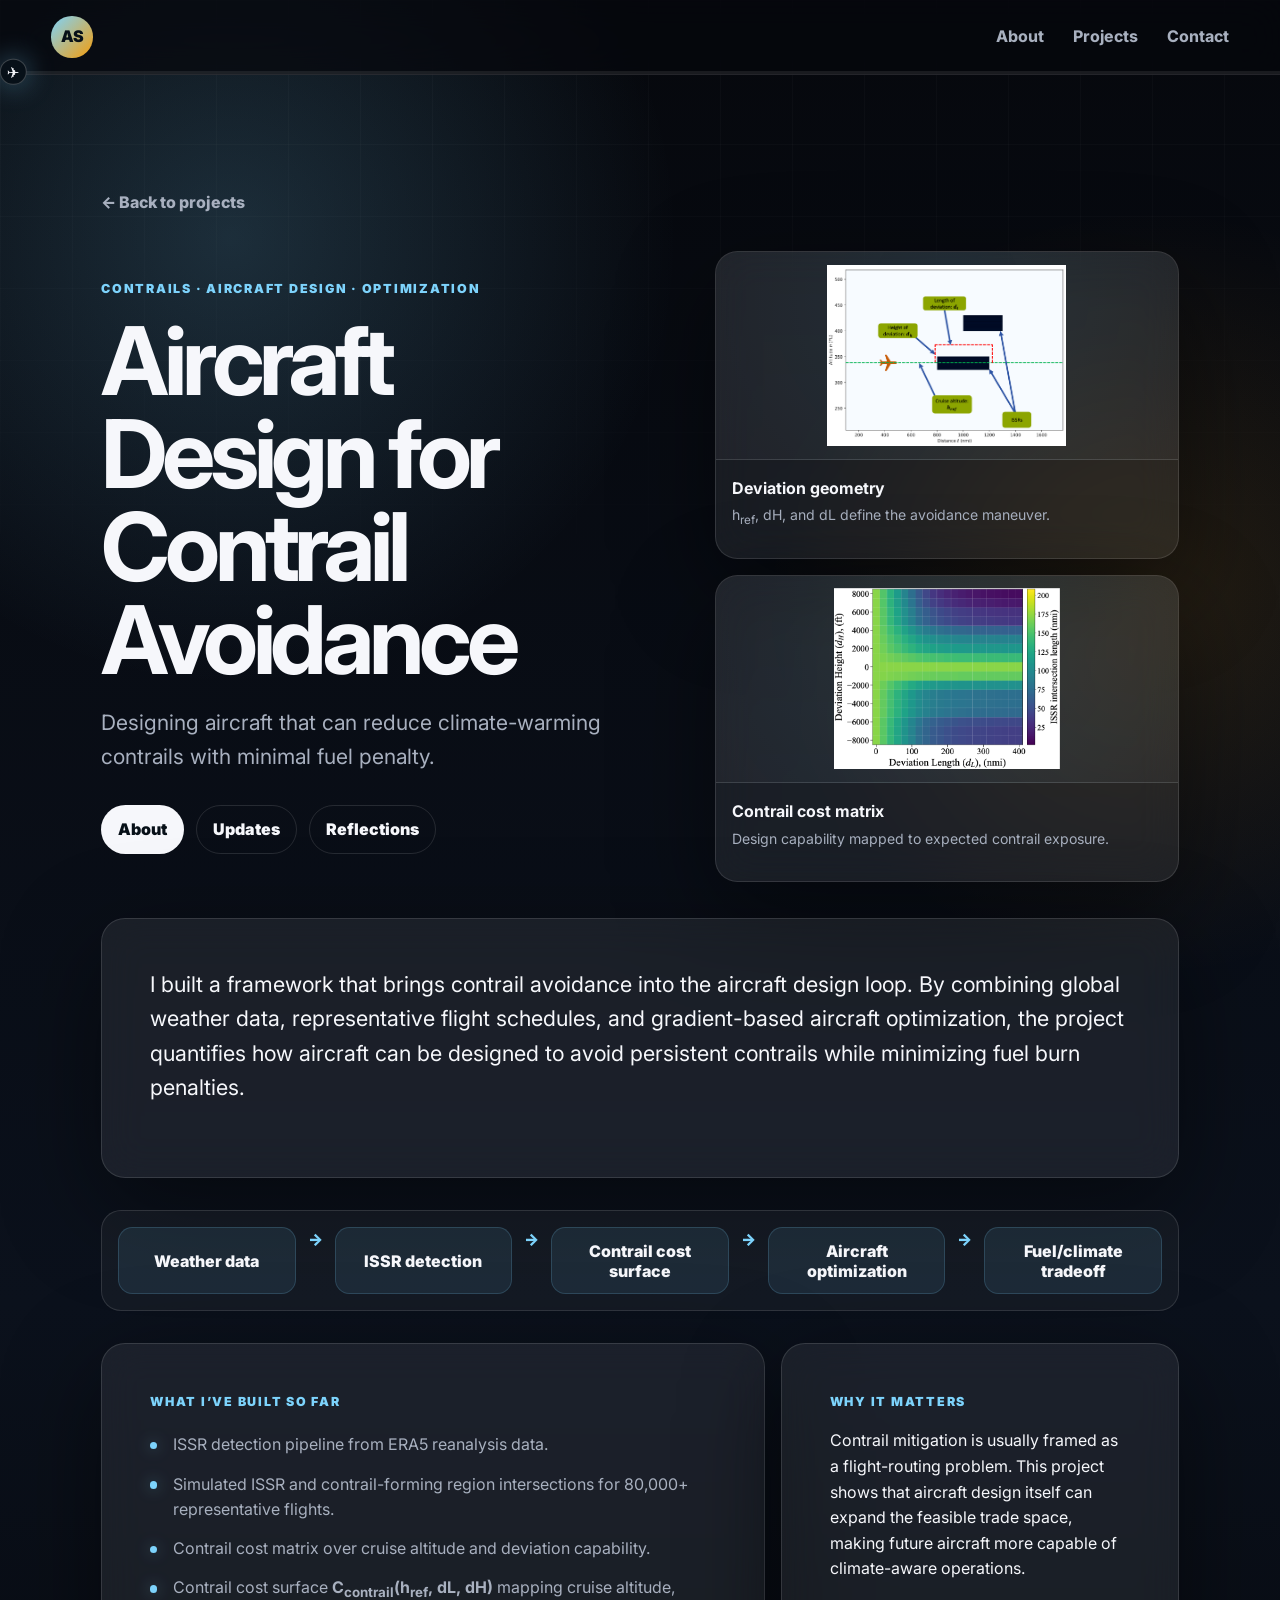
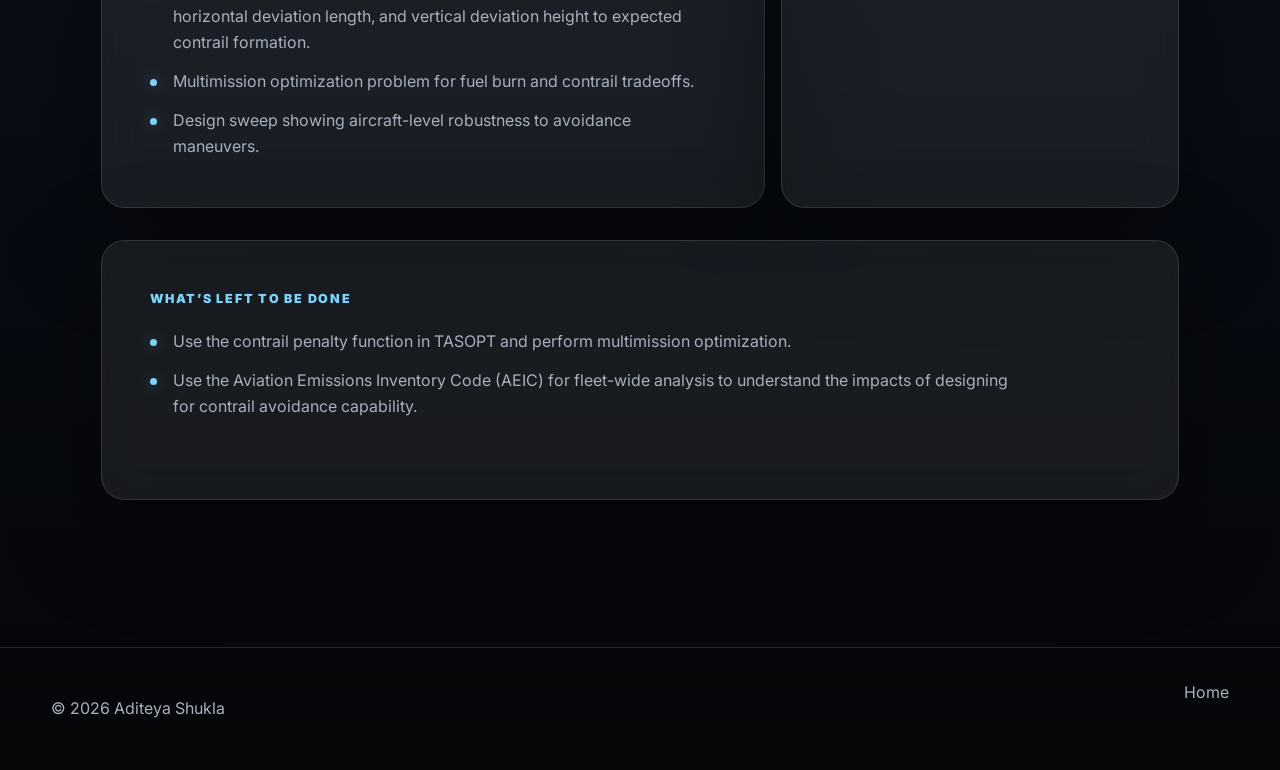
<file: projects/designing-aircraft-for-contrail-impacts/about.html>
<!doctype html>
<html lang="en">
<head>
  <meta charset="utf-8" />
  <meta name="viewport" content="width=device-width, initial-scale=1" />
  <meta name="description" content="Aircraft Design for Contrail Avoidance — project by Aditeya Shukla." />
  <title>Aircraft Design for Contrail Avoidance · About</title>
  <link rel="preconnect" href="https://fonts.googleapis.com">
  <link rel="preconnect" href="https://fonts.gstatic.com" crossorigin>
  <link href="https://fonts.googleapis.com/css2?family=Inter:wght@400;500;600;700;800;900&display=swap" rel="stylesheet">
  <style>html{background:#06080d}body{background:#06080d}</style>
  <link rel="stylesheet" href="../../styles.css" />
</head>
<body class="project-page contrail-project">
  <header class="site-header">
    <a class="brand" href="../../index.html" aria-label="Aditeya Shukla home">AS</a>
    <nav class="nav" aria-label="Primary navigation">
      <a href="../../index.html#about">About</a>
      <a href="../../index.html#projects">Projects</a>
      <a href="../../index.html#contact">Contact</a>
    </nav>
    <div class="scroll-progress" aria-hidden="true"><span class="scroll-plane">✈</span></div>
  </header>

  <main class="section-pad project-detail-main">
    <a class="breadcrumb" href="../../index.html#projects">← Back to projects</a>

    <section class="project-detail-hero reveal">
      <div class="project-hero-copy">
        <p class="eyebrow">Contrails · aircraft design · optimization</p>
        <h1>Aircraft Design for Contrail Avoidance</h1>
        <p class="lede">Designing aircraft that can reduce climate-warming contrails with minimal fuel penalty.</p>
        <div class="page-tabs">
          <a class="active" href="about.html">About</a>
          <a href="updates.html">Updates</a>
          <a href="reflections.html">Reflections</a>
        </div>
      </div>
      <div class="hero-figure-stack" aria-label="Project figures">
        <article class="hero-figure-card">
          <img src="../../assets/exampleFig.png" alt="Example aircraft deviation showing reference altitude, vertical deviation height, and horizontal deviation length" />
          <div><strong>Deviation geometry</strong><span>h<sub>ref</sub>, dH, and dL define the avoidance maneuver.</span></div>
        </article>
        <article class="hero-figure-card offset">
          <img src="../../assets/matrix350.png" alt="Example contrail cost matrix over altitude and deviation capability" />
          <div><strong>Contrail cost matrix</strong><span>Design capability mapped to expected contrail exposure.</span></div>
        </article>
      </div>
    </section>

    <section class="content-card project-summary reveal delay-1">
      <p>I built a framework that brings contrail avoidance into the aircraft design loop. By combining global weather data, representative flight schedules, and gradient-based aircraft optimization, the project quantifies how aircraft can be designed to avoid persistent contrails while minimizing fuel burn penalties.</p>
    </section>

    <section class="project-flow reveal" aria-label="Project workflow diagram">
      <div>Weather data</div>
      <span>→</span>
      <div>ISSR detection</div>
      <span>→</span>
      <div>Contrail cost surface</div>
      <span>→</span>
      <div>Aircraft optimization</div>
      <span>→</span>
      <div>Fuel/climate tradeoff</div>
    </section>

    <section class="project-two-col">
      <article class="content-card reveal">
        <p class="section-label">What I’ve built so far</p>
        <ul class="polished-list">
          <li>ISSR detection pipeline from ERA5 reanalysis data.</li>
          <li>Simulated ISSR and contrail-forming region intersections for 80,000+ representative flights.</li>
          <li>Contrail cost matrix over cruise altitude and deviation capability.</li>
          <li>Contrail cost surface <strong>C<sub>contrail</sub>(h<sub>ref</sub>, dL, dH)</strong> mapping cruise altitude, horizontal deviation length, and vertical deviation height to expected contrail formation.</li>
          <li>Multimission optimization problem for fuel burn and contrail tradeoffs.</li>
          <li>Design sweep showing aircraft-level robustness to avoidance maneuvers.</li>
        </ul>
      </article>

      <article class="content-card reveal delay-1">
        <p class="section-label">Why it matters</p>
        <p>Contrail mitigation is usually framed as a flight-routing problem. This project shows that aircraft design itself can expand the feasible trade space, making future aircraft more capable of climate-aware operations.</p>
      </article>
    </section>

    <section class="content-card reveal">
      <p class="section-label">What’s left to be done</p>
      <ul class="polished-list compact-list">
        <li>Use the contrail penalty function in TASOPT and perform multimission optimization.</li>
        <li>Use the Aviation Emissions Inventory Code (AEIC) for fleet-wide analysis to understand the impacts of designing for contrail avoidance capability.</li>
      </ul>
    </section>
  </main>

  <footer class="footer">
    <p>© <span id="year"></span> Aditeya Shukla</p>
    <a href="../../index.html">Home</a>
  </footer>
  <script src="../../script.js" defer></script>
</body>
</html>
</file>
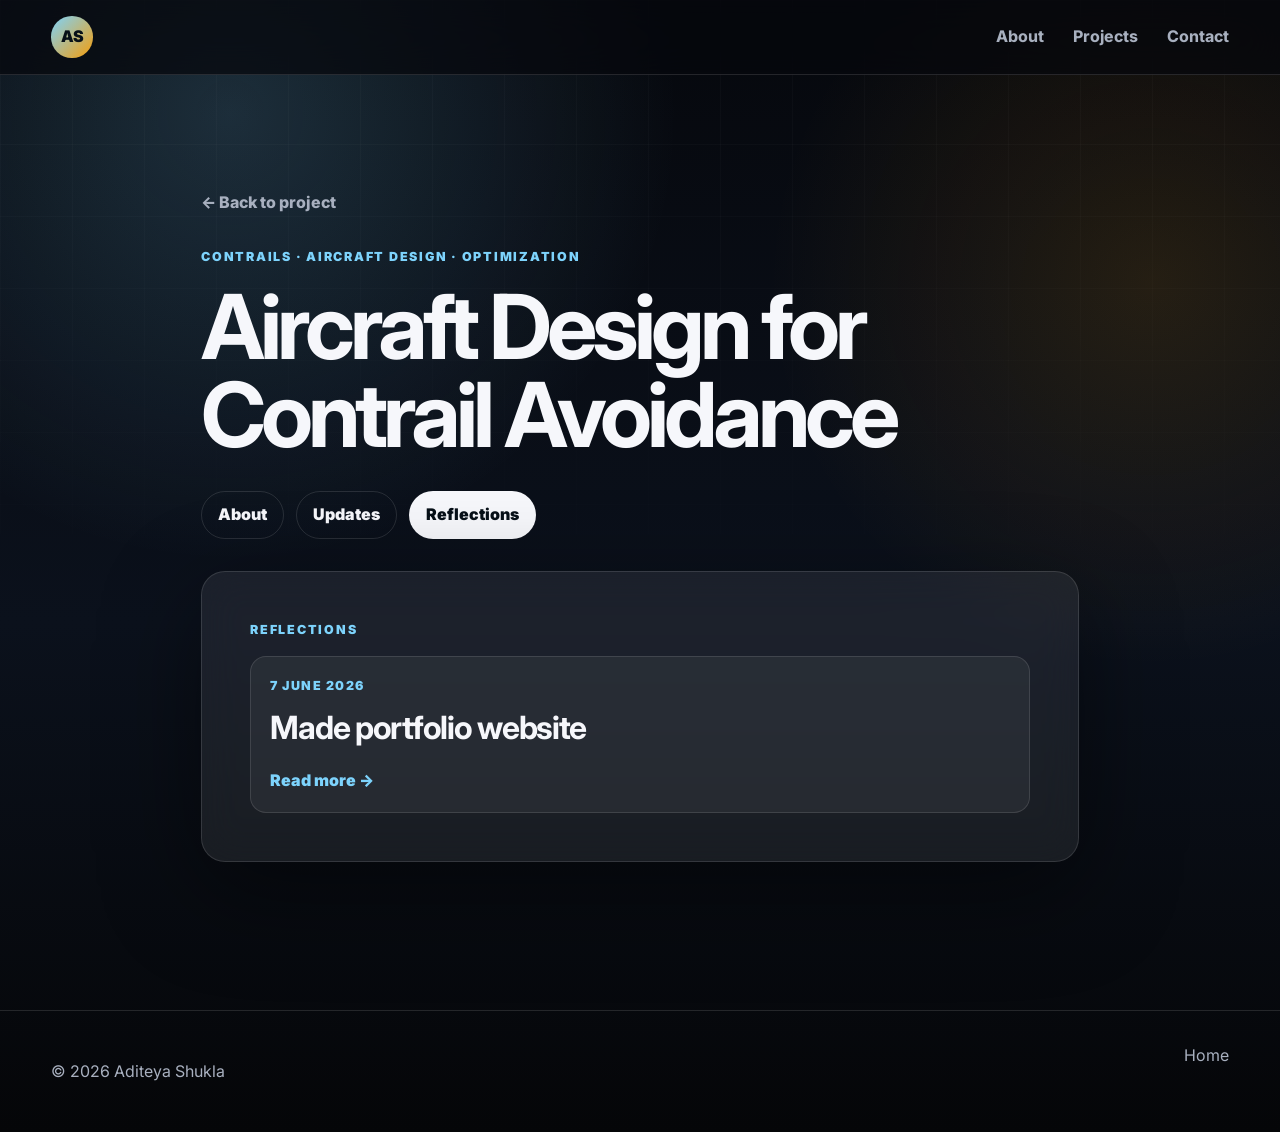
<file: projects/designing-aircraft-for-contrail-impacts/reflections.html>
<!doctype html>
<html lang="en">
<head>
  <meta charset="utf-8" />
  <meta name="viewport" content="width=device-width, initial-scale=1" />
  <meta name="description" content="Aircraft Design for Contrail Avoidance — Reflections by Aditeya Shukla." />
  <title>Aircraft Design for Contrail Avoidance · Reflections</title>
  <link rel="preconnect" href="https://fonts.googleapis.com">
  <link rel="preconnect" href="https://fonts.gstatic.com" crossorigin>
  <link href="https://fonts.googleapis.com/css2?family=Inter:wght@400;500;600;700;800;900&display=swap" rel="stylesheet">
  <style>html{background:#06080d}body{background:#06080d}</style>
  <link rel="stylesheet" href="../../styles.css" />
</head>
<body class="project-page">
  <header class="site-header">
    <a class="brand" href="../../index.html" aria-label="Aditeya Shukla home">AS</a>
    <nav class="nav" aria-label="Primary navigation">
      <a href="../../index.html#about">About</a>
      <a href="../../index.html#projects">Projects</a>
      <a href="../../index.html#contact">Contact</a>
    </nav>
  </header>

  <main class="section-pad">
    <a class="breadcrumb" href="../../index.html#projects">← Back to project</a>
    <section class="page-hero reveal">
      <p class="eyebrow">Contrails · aircraft design · optimization</p>
      <h1>Aircraft Design for Contrail Avoidance</h1>
      <div class="page-tabs">
        <a class="" href="about.html">About</a>
        <a class="" href="updates.html">Updates</a>
        <a class="active" href="reflections.html">Reflections</a>
      </div>
    </section>

    <section class="content-card reveal delay-1">
      <p class="section-label">Reflections</p>
      <button class="reflection-post" type="button" data-modal-open="portfolio-reflection">
        <span>7 June 2026</span>
        <strong>Made portfolio website</strong>
        <em>Read more →</em>
      </button>
    </section>

    <div class="modal" id="portfolio-reflection" aria-hidden="true" role="dialog" aria-modal="true" aria-labelledby="portfolio-reflection-title">
      <div class="modal-backdrop" data-modal-close></div>
      <article class="modal-panel" tabindex="-1">
        <button class="modal-close" type="button" data-modal-close aria-label="Close reflection">×</button>
        <p class="section-label">Reflection</p>
        <h2 id="portfolio-reflection-title">Made portfolio website</h2>

        <section class="reflection-section">
          <h3>Pointers (from human)</h3>
          <ul class="polished-list compact-list">
            <li>As someone who has had experience in web development this was actually much harder than I thought.</li>
            <li>I kept feeling like I could do it faster and better than the AI.</li>
            <li>I guess this is what Prashanth and Ian feel when they tell me to do something.</li>
          </ul>
        </section>

        <section class="reflection-section">
          <h3>Summary of the build (from AI)</h3>
          <p>This chat was a full iterative design session for my portfolio website. I asked for a clean, fast, dark-themed portfolio for Aditeya Shukla with smooth animations, an about section, a projects section, and project pages for about, updates, and reflections.</p>
          <p>We refined the homepage repeatedly: reducing the text, making the tone more professional, adding my headshot, simplifying the hero, creating a playful three-line status caption, adding hover emoji bursts for Arsenal and Porchfest, and removing experiments that did not work well, like the custom airplane cursor.</p>
          <p>We also rebuilt the About section into a concise bio plus a horizontally scrollable timeline, removed unnecessary sections, fixed navigation labels, updated the contact email behavior, and created a detailed project page for <em>Aircraft Design for Contrail Avoidance</em> with climate-tech styling, workflow diagrams, project details, and figures from the assets folder.</p>
        </section>
      </article>
    </div>
  </main>

  <footer class="footer">
    <p>© <span id="year"></span> Aditeya Shukla</p>
    <a href="../../index.html">Home</a>
  </footer>
  <script src="../../script.js" defer></script>
</body>
</html>
</file>
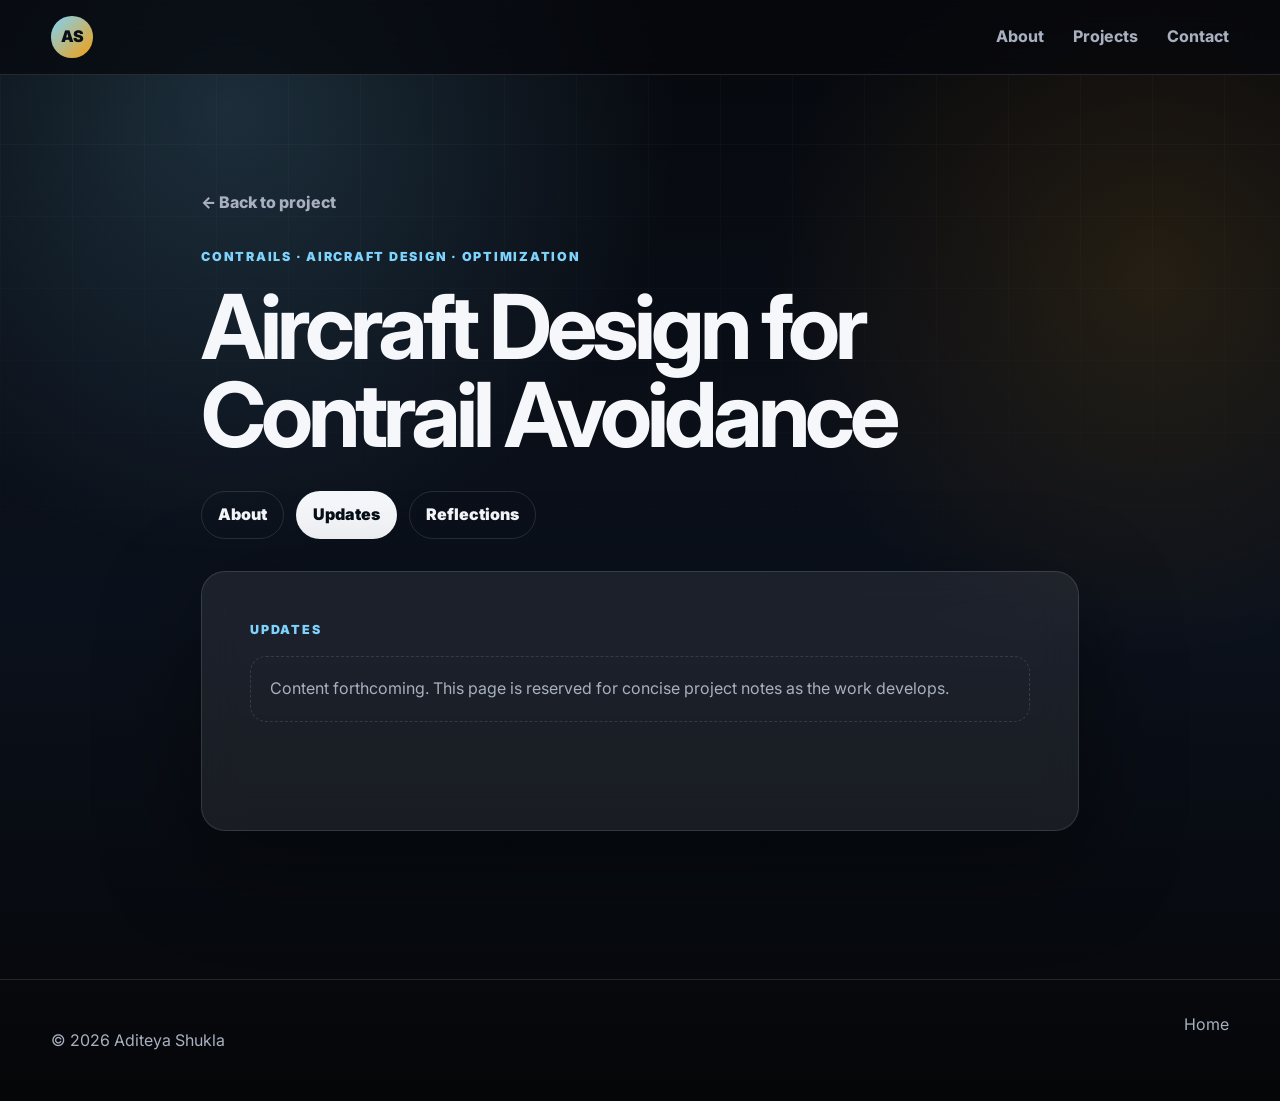
<file: projects/designing-aircraft-for-contrail-impacts/updates.html>
<!doctype html>
<html lang="en">
<head>
  <meta charset="utf-8" />
  <meta name="viewport" content="width=device-width, initial-scale=1" />
  <meta name="description" content="Aircraft Design for Contrail Avoidance — Updates by Aditeya Shukla." />
  <title>Aircraft Design for Contrail Avoidance · Updates</title>
  <link rel="preconnect" href="https://fonts.googleapis.com">
  <link rel="preconnect" href="https://fonts.gstatic.com" crossorigin>
  <link href="https://fonts.googleapis.com/css2?family=Inter:wght@400;500;600;700;800;900&display=swap" rel="stylesheet">
  <style>html{background:#06080d}body{background:#06080d}</style>
  <link rel="stylesheet" href="../../styles.css" />
</head>
<body class="project-page">
  <header class="site-header">
    <a class="brand" href="../../index.html" aria-label="Aditeya Shukla home">AS</a>
    <nav class="nav" aria-label="Primary navigation">
      <a href="../../index.html#about">About</a>
      <a href="../../index.html#projects">Projects</a>
      <a href="../../index.html#contact">Contact</a>
    </nav>
  </header>

  <main class="section-pad">
    <a class="breadcrumb" href="../../index.html#projects">← Back to project</a>
    <section class="page-hero reveal">
      <p class="eyebrow">Contrails · aircraft design · optimization</p>
      <h1>Aircraft Design for Contrail Avoidance</h1>
      <div class="page-tabs">
        <a class="" href="about.html">About</a>
        <a class="active" href="updates.html">Updates</a>
        <a class="" href="reflections.html">Reflections</a>
      </div>
    </section>

    <section class="content-card reveal delay-1">
      <p class="section-label">Updates</p>
      <div class="empty-state">Content forthcoming. This page is reserved for concise project notes as the work develops.</div>
    </section>
  </main>

  <footer class="footer">
    <p>© <span id="year"></span> Aditeya Shukla</p>
    <a href="../../index.html">Home</a>
  </footer>
  <script src="../../script.js" defer></script>
</body>
</html>
</file>
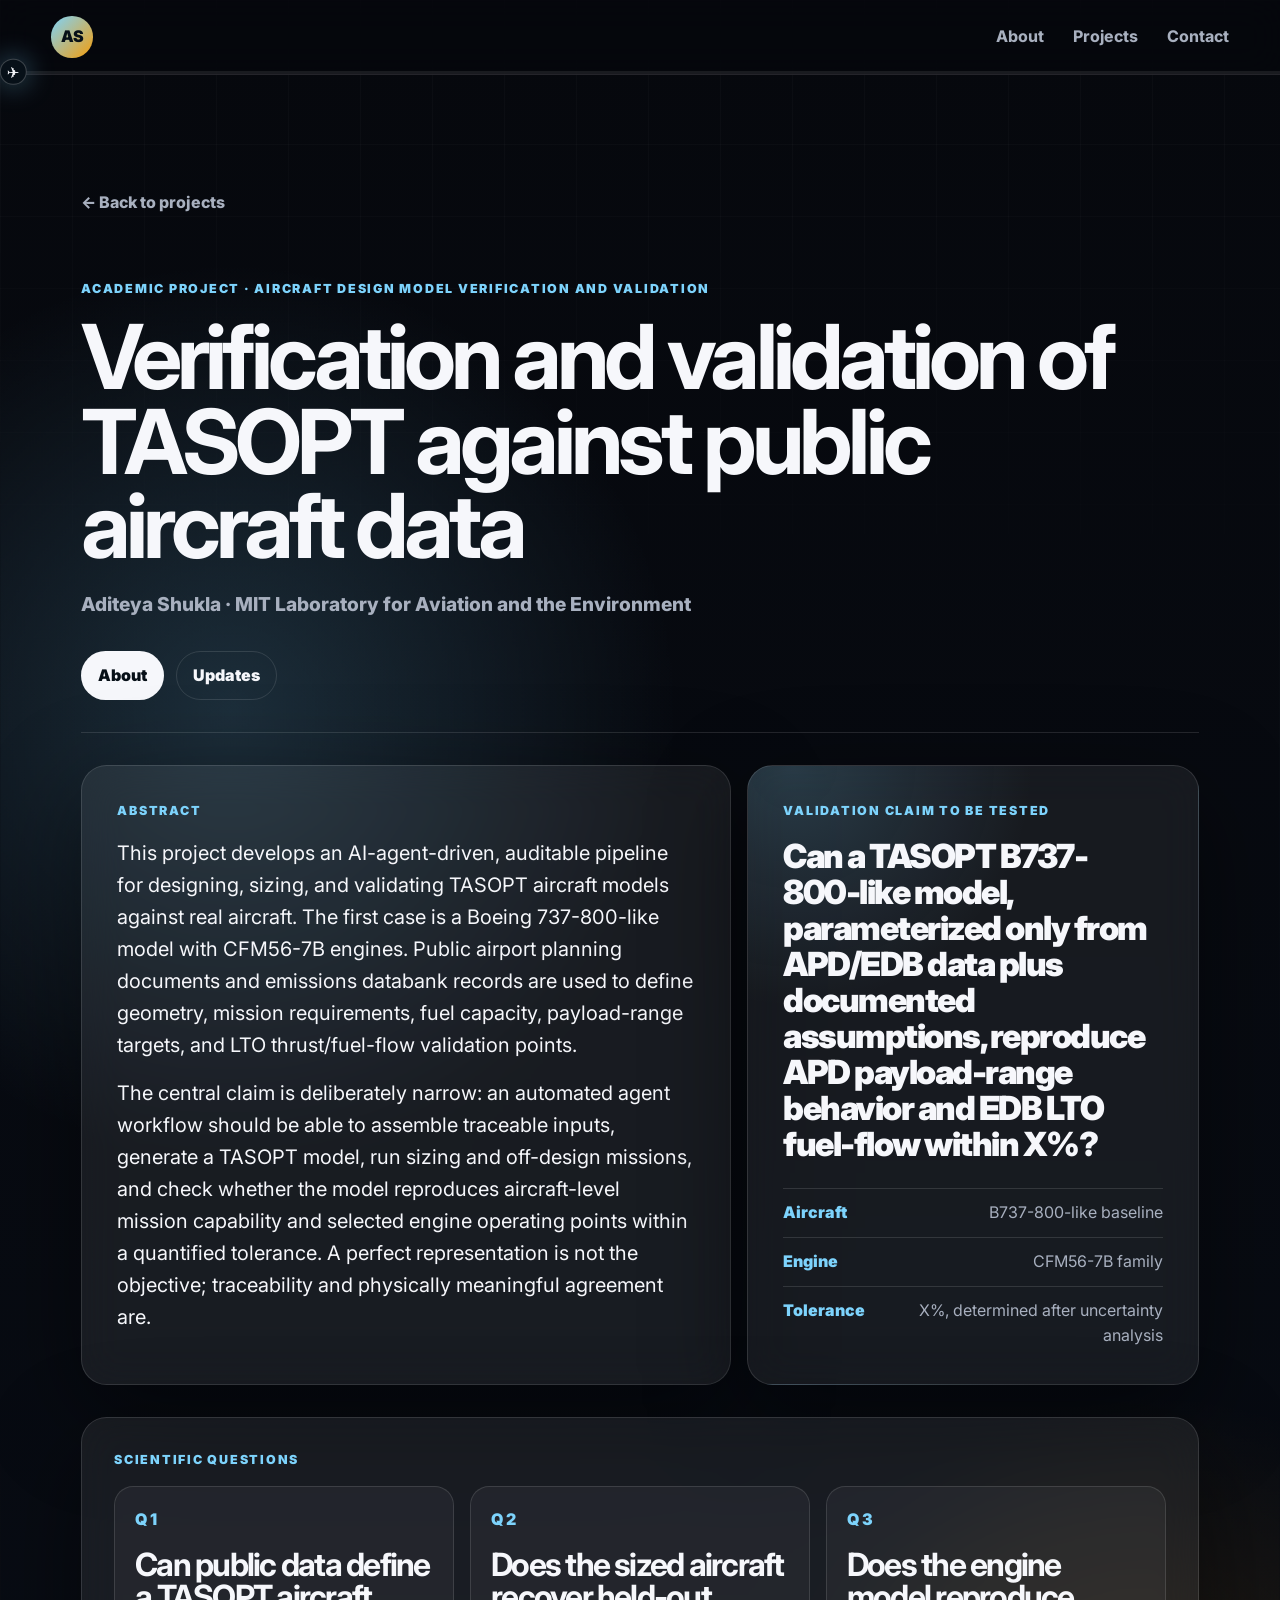
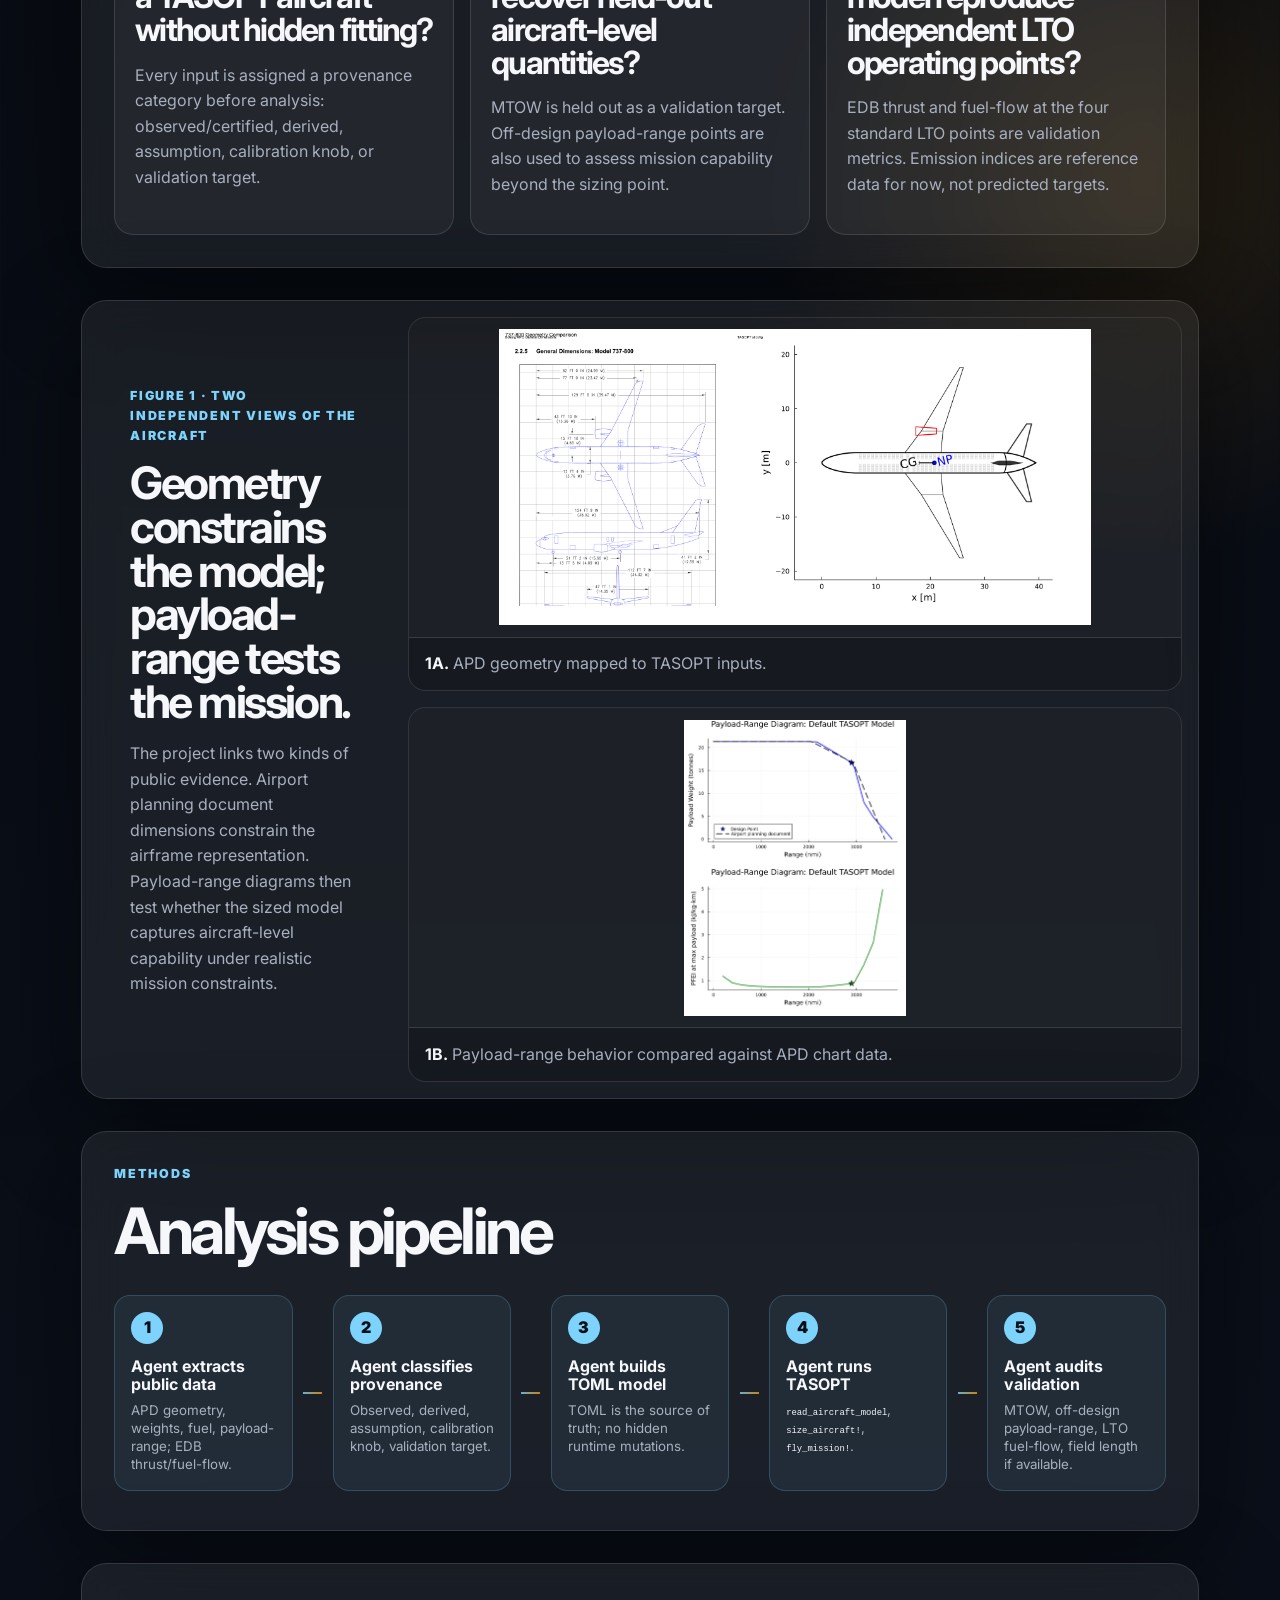
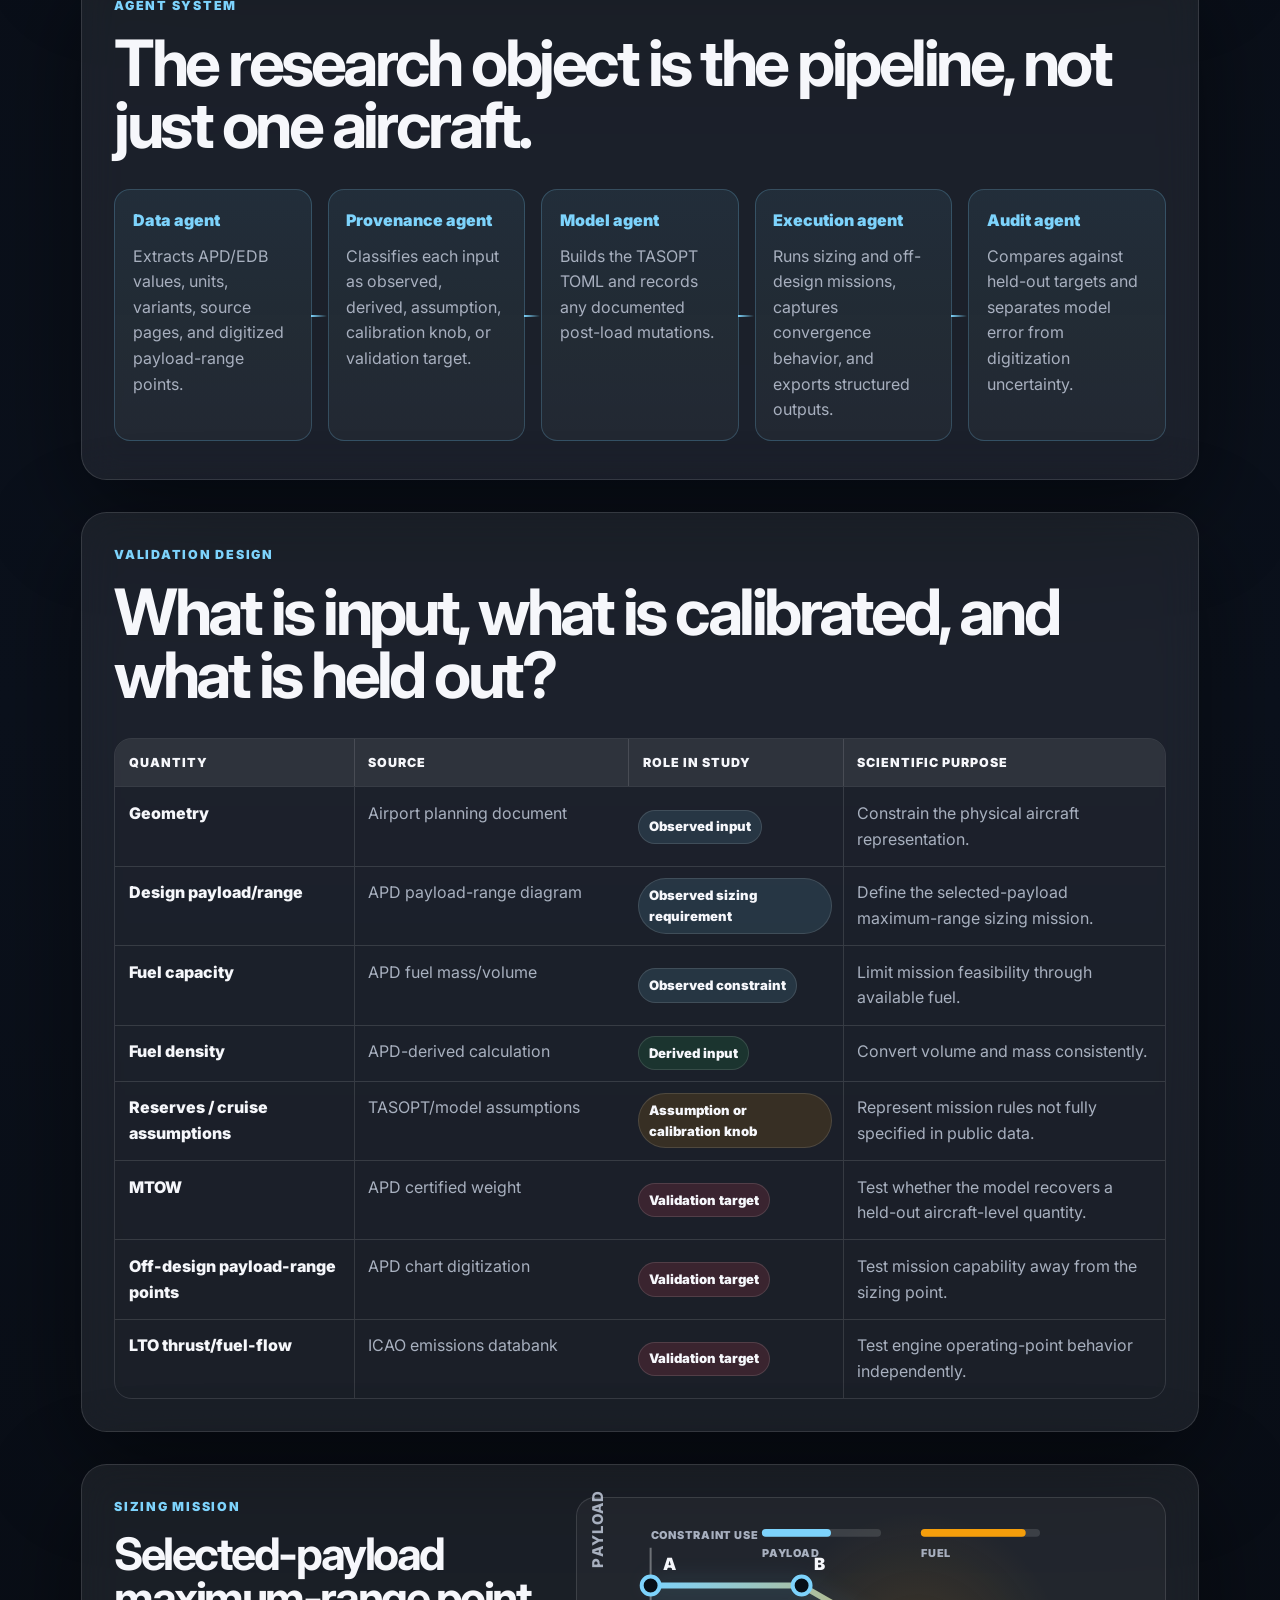
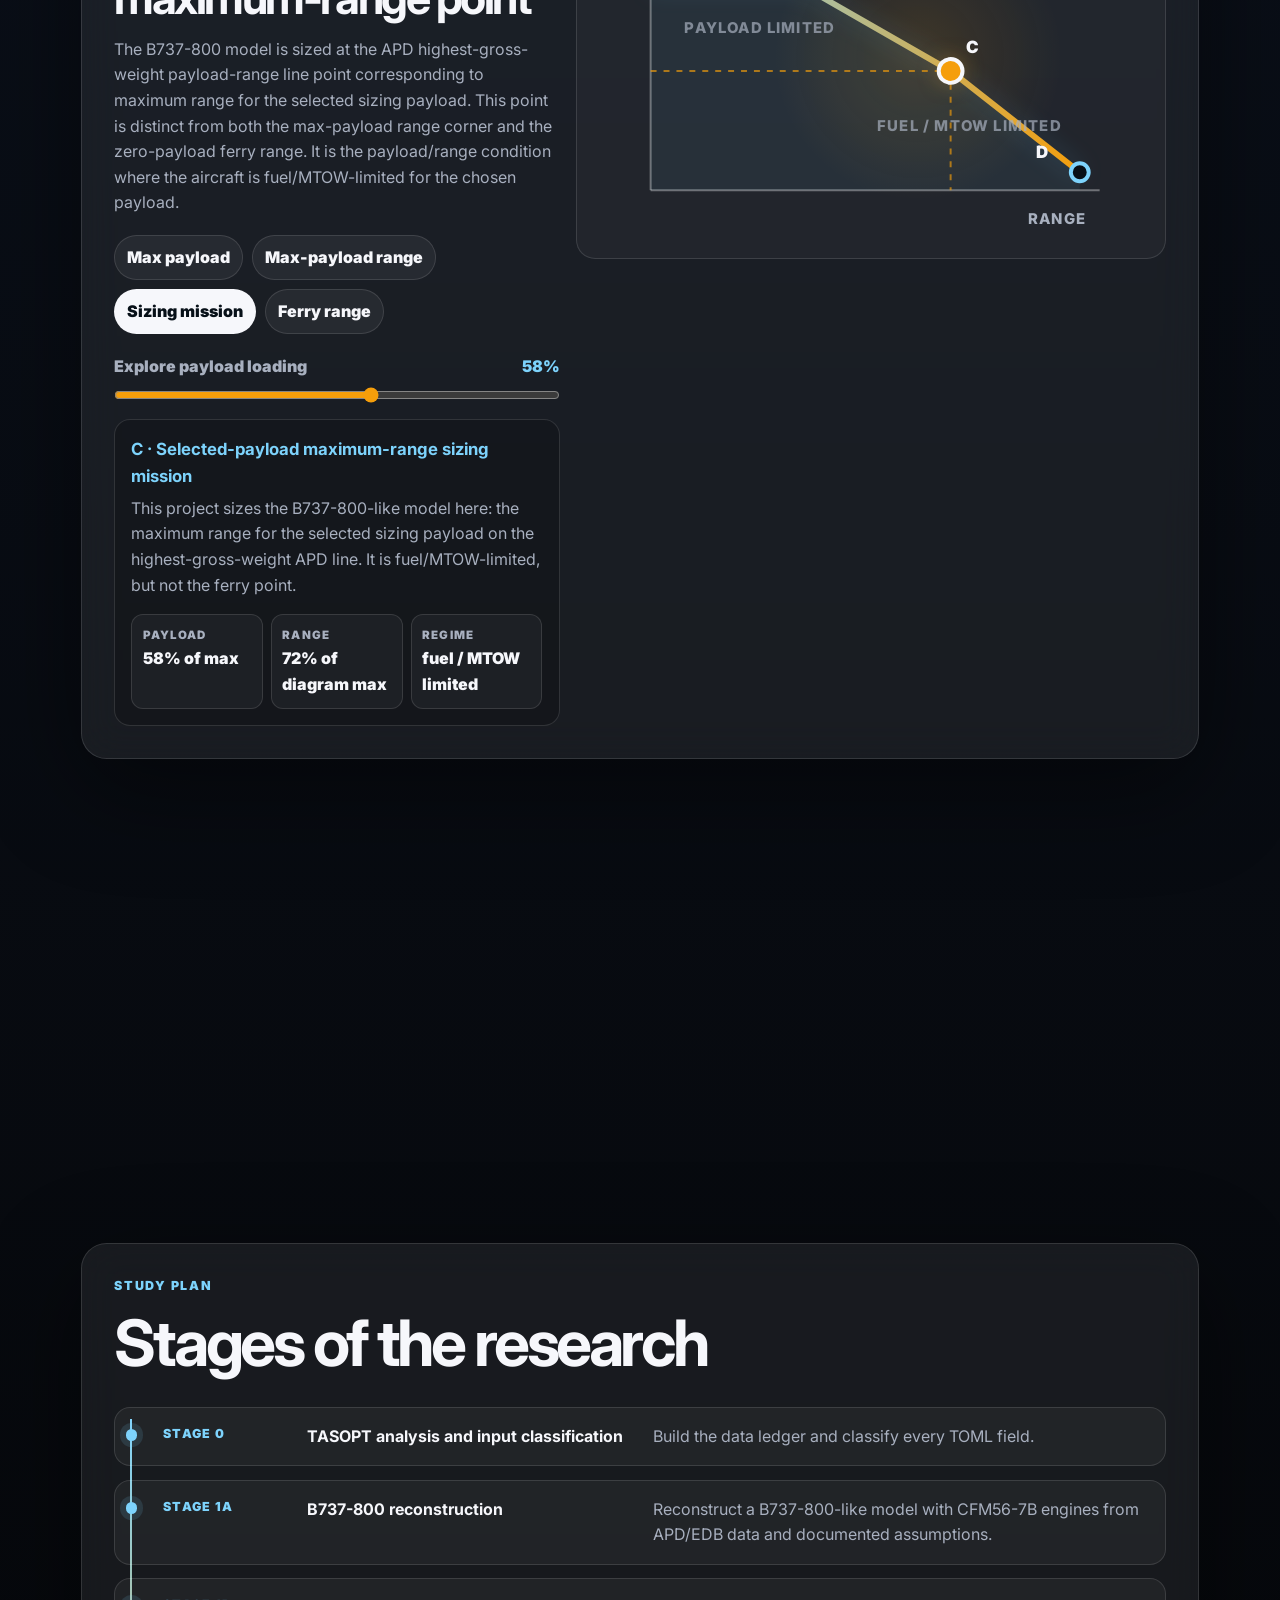
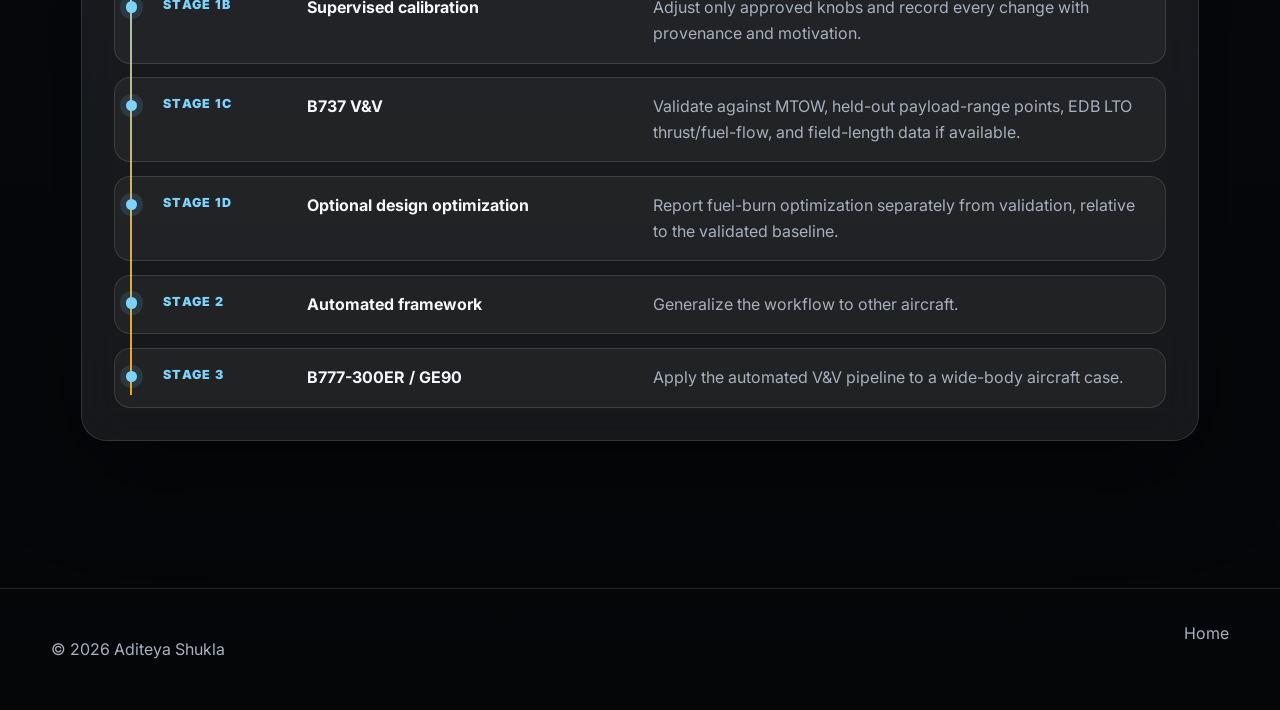
<file: projects/tasopt-verification-and-validation/about.html>
<!doctype html>
<html lang="en">
<head>
  <meta charset="utf-8" />
  <meta name="viewport" content="width=device-width, initial-scale=1" />
  <meta name="description" content="TASOPT verification and validation against real aircraft data — an academic project by Aditeya Shukla." />
  <title>TASOPT V&amp;V Against Real Aircraft · Aditeya Shukla</title>
  <link rel="preconnect" href="https://fonts.googleapis.com">
  <link rel="preconnect" href="https://fonts.gstatic.com" crossorigin>
  <link href="https://fonts.googleapis.com/css2?family=Inter:wght@400;500;600;700;800;900&display=swap" rel="stylesheet">
  <style>html{background:#06080d}body{background:#06080d}</style>
  <link rel="stylesheet" href="../../styles.css" />
</head>
<body class="project-page tasopt-paper-page">
  <header class="site-header">
    <a class="brand" href="../../index.html" aria-label="Aditeya Shukla home">AS</a>
    <nav class="nav" aria-label="Primary navigation">
      <a href="../../index.html#about">About</a>
      <a href="../../index.html#projects">Projects</a>
      <a href="../../index.html#contact">Contact</a>
    </nav>
    <div class="scroll-progress" aria-hidden="true"><span class="scroll-plane">✈</span></div>
  </header>

  <main class="paper-main section-pad">
    <a class="breadcrumb" href="../../index.html#projects">← Back to projects</a>

    <section class="paper-title reveal">
      <p class="eyebrow">Academic project · aircraft design model verification and validation</p>
      <h1>Verification and validation of TASOPT against public aircraft data</h1>
      <p class="paper-authors">Aditeya Shukla · MIT Laboratory for Aviation and the Environment</p>
      <div class="page-tabs">
        <a class="active" href="about.html">About</a>
        <a href="updates.html">Updates</a>
      </div>
    </section>

    <section class="paper-abstract-grid reveal delay-1">
      <article class="paper-abstract">
        <p class="section-label">Abstract</p>
        <p>This project develops an AI-agent-driven, auditable pipeline for designing, sizing, and validating TASOPT aircraft models against real aircraft. The first case is a Boeing 737-800-like model with CFM56-7B engines. Public airport planning documents and emissions databank records are used to define geometry, mission requirements, fuel capacity, payload-range targets, and LTO thrust/fuel-flow validation points.</p>
        <p>The central claim is deliberately narrow: an automated agent workflow should be able to assemble traceable inputs, generate a TASOPT model, run sizing and off-design missions, and check whether the model reproduces aircraft-level mission capability and selected engine operating points within a quantified tolerance. A perfect representation is not the objective; traceability and physically meaningful agreement are.</p>
      </article>

      <aside class="paper-claim-card">
        <p class="section-label">Validation claim to be tested</p>
        <blockquote>Can a TASOPT B737-800-like model, parameterized only from APD/EDB data plus documented assumptions, reproduce APD payload-range behavior and EDB LTO fuel-flow within X%?</blockquote>
        <dl>
          <div><dt>Aircraft</dt><dd>B737-800-like baseline</dd></div>
          <div><dt>Engine</dt><dd>CFM56-7B family</dd></div>
          <div><dt>Tolerance</dt><dd>X%, determined after uncertainty analysis</dd></div>
        </dl>
      </aside>
    </section>

    <section class="paper-question-map reveal">
      <p class="section-label">Scientific questions</p>
      <div class="question-map">
        <article>
          <span>Q1</span>
          <h2>Can public data define a TASOPT aircraft without hidden fitting?</h2>
          <p>Every input is assigned a provenance category before analysis: observed/certified, derived, assumption, calibration knob, or validation target.</p>
        </article>
        <article>
          <span>Q2</span>
          <h2>Does the sized aircraft recover held-out aircraft-level quantities?</h2>
          <p>MTOW is held out as a validation target. Off-design payload-range points are also used to assess mission capability beyond the sizing point.</p>
        </article>
        <article>
          <span>Q3</span>
          <h2>Does the engine model reproduce independent LTO operating points?</h2>
          <p>EDB thrust and fuel-flow at the four standard LTO points are validation metrics. Emission indices are reference data for now, not predicted targets.</p>
        </article>
      </div>
    </section>

    <section class="paper-figure-panel reveal">
      <div class="paper-figure-copy">
        <p class="section-label">Figure 1 · two independent views of the aircraft</p>
        <h2>Geometry constrains the model; payload-range tests the mission.</h2>
        <p>The project links two kinds of public evidence. Airport planning document dimensions constrain the airframe representation. Payload-range diagrams then test whether the sized model captures aircraft-level capability under realistic mission constraints.</p>
      </div>
      <div class="paper-figures">
        <figure>
          <img src="../../assets/tasopt-vv/b738_stickfig_vs_apd_dimensions.png" alt="TASOPT B737-800 stick figure compared with airport planning document dimensions" />
          <figcaption><strong>1A.</strong> APD geometry mapped to TASOPT inputs.</figcaption>
        </figure>
        <figure>
          <img src="../../assets/tasopt-vv/b738_payload_range_overlay.png" alt="TASOPT payload range curve overlaid on B737-800 airport planning document chart" />
          <figcaption><strong>1B.</strong> Payload-range behavior compared against APD chart data.</figcaption>
        </figure>
      </div>
    </section>

    <section class="paper-method reveal">
      <div class="section-heading">
        <p class="section-label">Methods</p>
        <h2>Analysis pipeline</h2>
      </div>
      <div class="method-river" aria-label="Validation workflow">
        <article><span>1</span><strong>Agent extracts public data</strong><small>APD geometry, weights, fuel, payload-range; EDB thrust/fuel-flow.</small></article>
        <i></i>
        <article><span>2</span><strong>Agent classifies provenance</strong><small>Observed, derived, assumption, calibration knob, validation target.</small></article>
        <i></i>
        <article><span>3</span><strong>Agent builds TOML model</strong><small>TOML is the source of truth; no hidden runtime mutations.</small></article>
        <i></i>
        <article><span>4</span><strong>Agent runs TASOPT</strong><small><code>read_aircraft_model</code>, <code>size_aircraft!</code>, <code>fly_mission!</code>.</small></article>
        <i></i>
        <article><span>5</span><strong>Agent audits validation</strong><small>MTOW, off-design payload-range, LTO fuel-flow, field length if available.</small></article>
      </div>
    </section>

    <section class="agent-system-panel reveal">
      <div class="section-heading">
        <p class="section-label">Agent system</p>
        <h2>The research object is the pipeline, not just one aircraft.</h2>
      </div>
      <div class="agent-grid" aria-label="AI agent responsibilities">
        <article><span>Data agent</span><p>Extracts APD/EDB values, units, variants, source pages, and digitized payload-range points.</p></article>
        <article><span>Provenance agent</span><p>Classifies each input as observed, derived, assumption, calibration knob, or validation target.</p></article>
        <article><span>Model agent</span><p>Builds the TASOPT TOML and records any documented post-load mutations.</p></article>
        <article><span>Execution agent</span><p>Runs sizing and off-design missions, captures convergence behavior, and exports structured outputs.</p></article>
        <article><span>Audit agent</span><p>Compares against held-out targets and separates model error from digitization uncertainty.</p></article>
      </div>
    </section>

    <section class="paper-matrix reveal">
      <div class="section-heading">
        <p class="section-label">Validation design</p>
        <h2>What is input, what is calibrated, and what is held out?</h2>
      </div>
      <div class="validation-matrix" role="table" aria-label="Input and validation classification matrix">
        <div class="matrix-head" role="row">
          <span role="columnheader">Quantity</span>
          <span role="columnheader">Source</span>
          <span role="columnheader">Role in study</span>
          <span role="columnheader">Scientific purpose</span>
        </div>
        <div role="row"><span>Geometry</span><span>Airport planning document</span><span class="pill observed">Observed input</span><span>Constrain the physical aircraft representation.</span></div>
        <div role="row"><span>Design payload/range</span><span>APD payload-range diagram</span><span class="pill observed">Observed sizing requirement</span><span>Define the selected-payload maximum-range sizing mission.</span></div>
        <div role="row"><span>Fuel capacity</span><span>APD fuel mass/volume</span><span class="pill observed">Observed constraint</span><span>Limit mission feasibility through available fuel.</span></div>
        <div role="row"><span>Fuel density</span><span>APD-derived calculation</span><span class="pill derived">Derived input</span><span>Convert volume and mass consistently.</span></div>
        <div role="row"><span>Reserves / cruise assumptions</span><span>TASOPT/model assumptions</span><span class="pill assumed">Assumption or calibration knob</span><span>Represent mission rules not fully specified in public data.</span></div>
        <div role="row"><span>MTOW</span><span>APD certified weight</span><span class="pill target">Validation target</span><span>Test whether the model recovers a held-out aircraft-level quantity.</span></div>
        <div role="row"><span>Off-design payload-range points</span><span>APD chart digitization</span><span class="pill target">Validation target</span><span>Test mission capability away from the sizing point.</span></div>
        <div role="row"><span>LTO thrust/fuel-flow</span><span>ICAO emissions databank</span><span class="pill target">Validation target</span><span>Test engine operating-point behavior independently.</span></div>
      </div>
    </section>

    <section class="paper-design-point interactive-pr-section reveal">
      <article>
        <p class="section-label">Sizing mission</p>
        <h2>Selected-payload maximum-range point</h2>
        <p>The B737-800 model is sized at the APD highest-gross-weight payload-range line point corresponding to maximum range for the selected sizing payload. This point is distinct from both the max-payload range corner and the zero-payload ferry range. It is the payload/range condition where the aircraft is fuel/MTOW-limited for the chosen payload.</p>
        <div class="pr-controls" aria-label="Payload range explanation controls">
          <button type="button" class="active" data-pr-point="max-payload">Max payload</button>
          <button type="button" data-pr-point="max-payload-range">Max-payload range</button>
          <button type="button" data-pr-point="sizing">Sizing mission</button>
          <button type="button" data-pr-point="ferry">Ferry range</button>
        </div>
        <label class="pr-slider-label" for="payload-slider">Explore payload loading <span id="payload-slider-value">100%</span></label>
        <input id="payload-slider" class="pr-slider" type="range" min="0" max="100" value="55" step="1" />
        <div class="pr-readout" aria-live="polite">
          <strong id="pr-title">Max payload</strong>
          <p id="pr-copy">The left side of the curve is the structural payload limit. Range is small, but the aircraft carries its maximum allowable payload.</p>
          <dl class="pr-metrics">
            <div><dt>Payload</dt><dd id="pr-payload">—</dd></div>
            <div><dt>Range</dt><dd id="pr-range">—</dd></div>
            <div><dt>Regime</dt><dd id="pr-regime">—</dd></div>
          </dl>
        </div>
      </article>
      <div class="corner-diagram interactive-pr" aria-label="Interactive payload range corner diagram">
        <div class="axis y">Payload</div>
        <div class="axis x">Range</div>
        <svg viewBox="0 0 560 330" role="img" aria-label="Interactive schematic payload range diagram explaining selected design point">
          <defs>
            <linearGradient id="prLine" x1="0" x2="1" y1="0" y2="0">
              <stop offset="0" stop-color="#7dd3fc" />
              <stop offset="1" stop-color="#f59e0b" />
            </linearGradient>
          </defs>
          <line class="pr-axis" x1="58" y1="278" x2="510" y2="278" />
          <line class="pr-axis" x1="58" y1="278" x2="58" y2="34" />
          <path class="pr-fill" d="M58 72 L210 72 L360 158 L490 260 L490 278 L58 278 Z" />
          <polyline class="pr-curve" points="58,72 210,72 360,158 490,260" />
          <line class="pr-guide pr-guide-x" x1="58" y1="72" x2="58" y2="278" />
          <line class="pr-guide pr-guide-y" x1="58" y1="72" x2="58" y2="72" />
          <g class="pr-live-point" transform="translate(58 72)"><circle r="7"/></g>
          <g class="pr-point active" data-pr-point="max-payload" transform="translate(58 72)"><circle r="9"/><text x="12" y="-16">A</text></g>
          <g class="pr-point" data-pr-point="max-payload-range" transform="translate(210 72)"><circle r="9"/><text x="12" y="-16">B</text></g>
          <g class="pr-point design" data-pr-point="sizing" transform="translate(360 158)"><circle r="12"/><text x="15" y="-18">C</text></g>
          <g class="pr-point" data-pr-point="ferry" transform="translate(490 260)"><circle r="9"/><text x="-44" y="-14">D</text></g>
          <text class="pr-axis-label" x="438" y="312">Range</text>
          <text class="pr-axis-label" x="10" y="54" transform="rotate(-90 10 54)">Payload</text>
          <text class="pr-zone" x="92" y="120">payload limited</text>
          <text class="pr-zone" x="286" y="218">fuel / MTOW limited</text>
          <g class="pr-bars" aria-hidden="true">
            <text x="58" y="25">constraint use</text>
            <rect x="170" y="15" width="120" height="8" rx="4" />
            <rect class="pr-payload-bar" x="170" y="15" width="120" height="8" rx="4" />
            <rect x="330" y="15" width="120" height="8" rx="4" />
            <rect class="pr-fuel-bar" x="330" y="15" width="70" height="8" rx="4" />
            <text x="170" y="43">payload</text>
            <text x="330" y="43">fuel</text>
          </g>
        </svg>
      </div>
    </section>

    <section class="paper-uncertainty reveal">
      <div class="section-heading">
        <p class="section-label">Uncertainty and tests</p>
        <h2>Credibility depends on bookkeeping</h2>
      </div>
      <div class="test-grid">
        <article><h3>Digitization uncertainty</h3><p>The APD payload-range chart must be digitized with a target uncertainty below 0.5% if possible, and repeated extraction should be used to estimate scatter.</p></article>
        <article><h3>Unit integrity</h3><p>TASOPT stores many weights as force. Tests will explicitly guard against kg/lbf/N bookkeeping errors.</p></article>
        <article><h3>Mission monotonicity</h3><p>At fixed range, feasible payload should not increase with stricter constraints; at fixed payload, feasible range should not increase when payload increases.</p></article>
        <article><h3>Write boundaries</h3><p>Scripts should write outputs under the project workspace and should not edit TASOPT source without permission.</p></article>
      </div>
    </section>

    <section class="paper-stages reveal">
      <div class="section-heading">
        <p class="section-label">Study plan</p>
        <h2>Stages of the research</h2>
      </div>
      <ol class="stage-timeline">
        <li><span>Stage 0</span><strong>TASOPT analysis and input classification</strong><p>Build the data ledger and classify every TOML field.</p></li>
        <li><span>Stage 1A</span><strong>B737-800 reconstruction</strong><p>Reconstruct a B737-800-like model with CFM56-7B engines from APD/EDB data and documented assumptions.</p></li>
        <li><span>Stage 1B</span><strong>Supervised calibration</strong><p>Adjust only approved knobs and record every change with provenance and motivation.</p></li>
        <li><span>Stage 1C</span><strong>B737 V&amp;V</strong><p>Validate against MTOW, held-out payload-range points, EDB LTO thrust/fuel-flow, and field-length data if available.</p></li>
        <li><span>Stage 1D</span><strong>Optional design optimization</strong><p>Report fuel-burn optimization separately from validation, relative to the validated baseline.</p></li>
        <li><span>Stage 2</span><strong>Automated framework</strong><p>Generalize the workflow to other aircraft.</p></li>
        <li><span>Stage 3</span><strong>B777-300ER / GE90</strong><p>Apply the automated V&amp;V pipeline to a wide-body aircraft case.</p></li>
      </ol>
    </section>
  </main>

  <footer class="footer">
    <p>© <span id="year"></span> Aditeya Shukla</p>
    <a href="../../index.html">Home</a>
  </footer>
  <script src="../../script.js" defer></script>
</body>
</html>
</file>
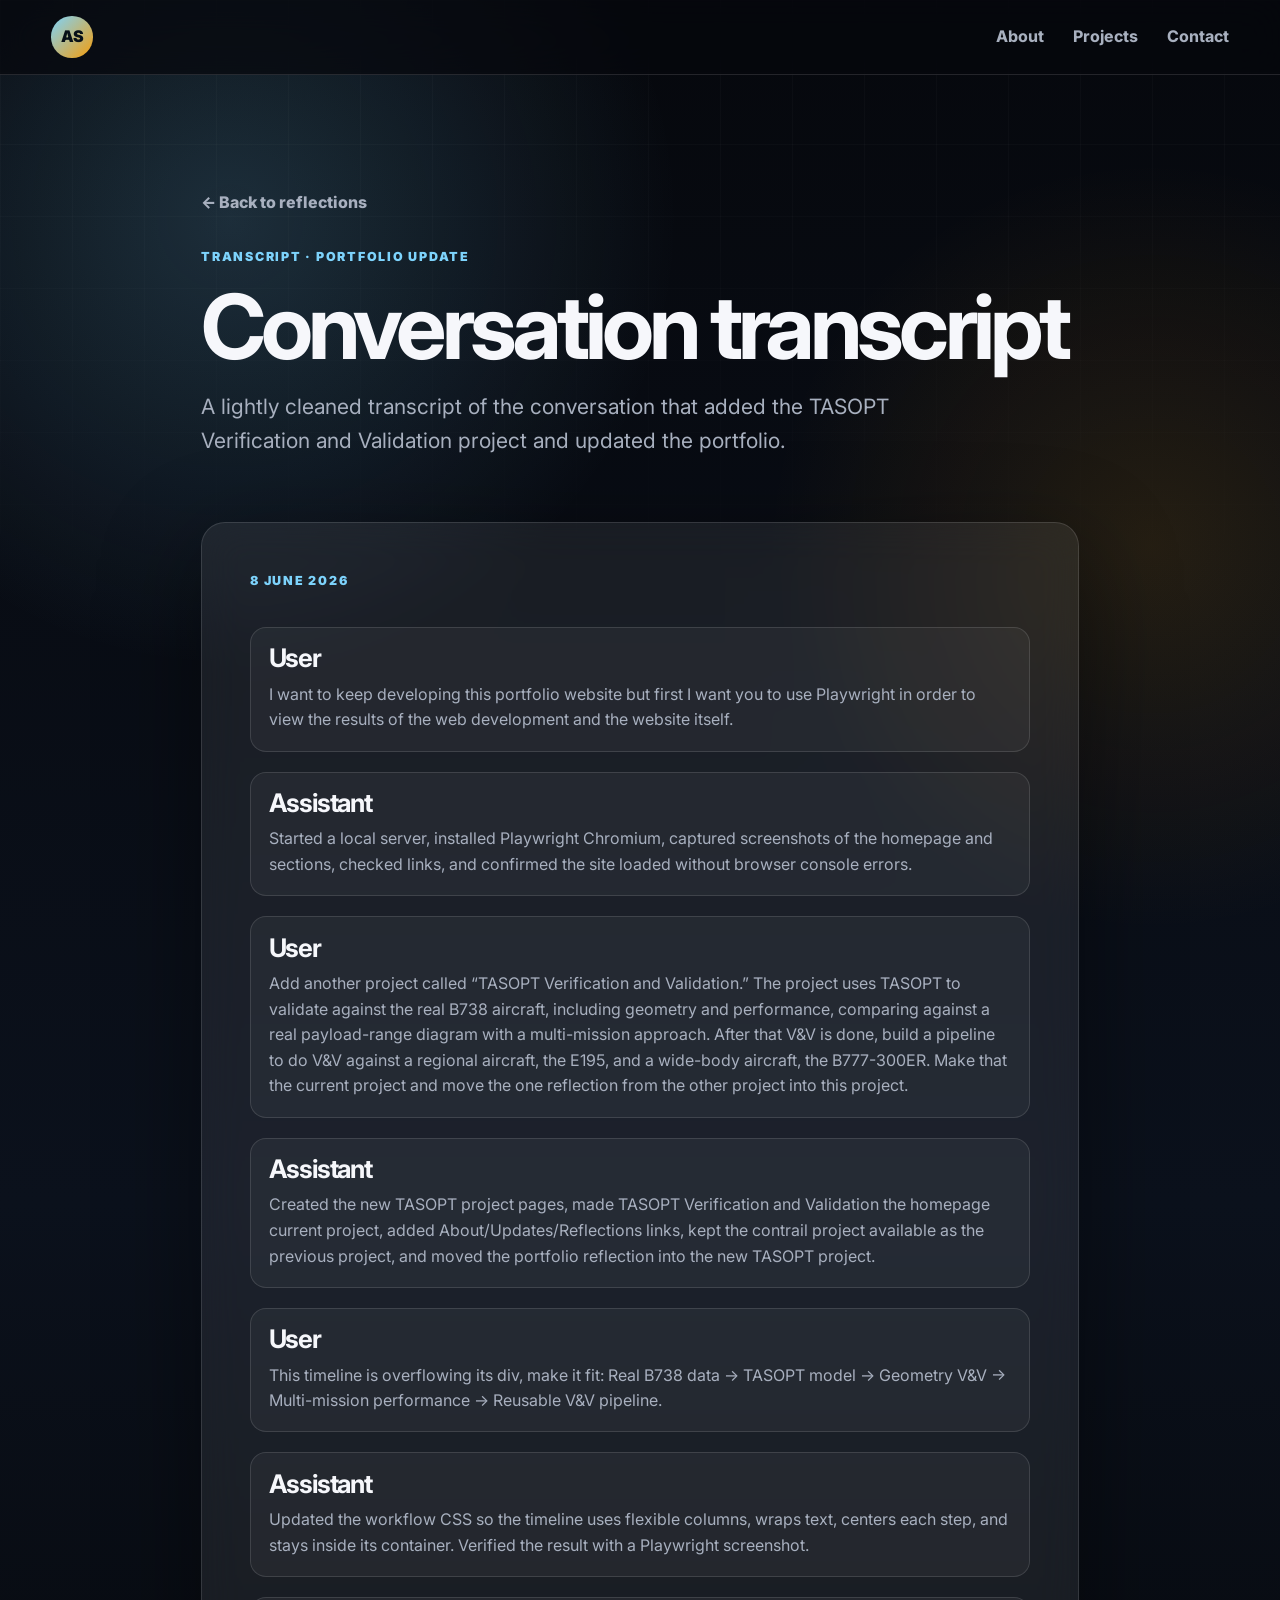
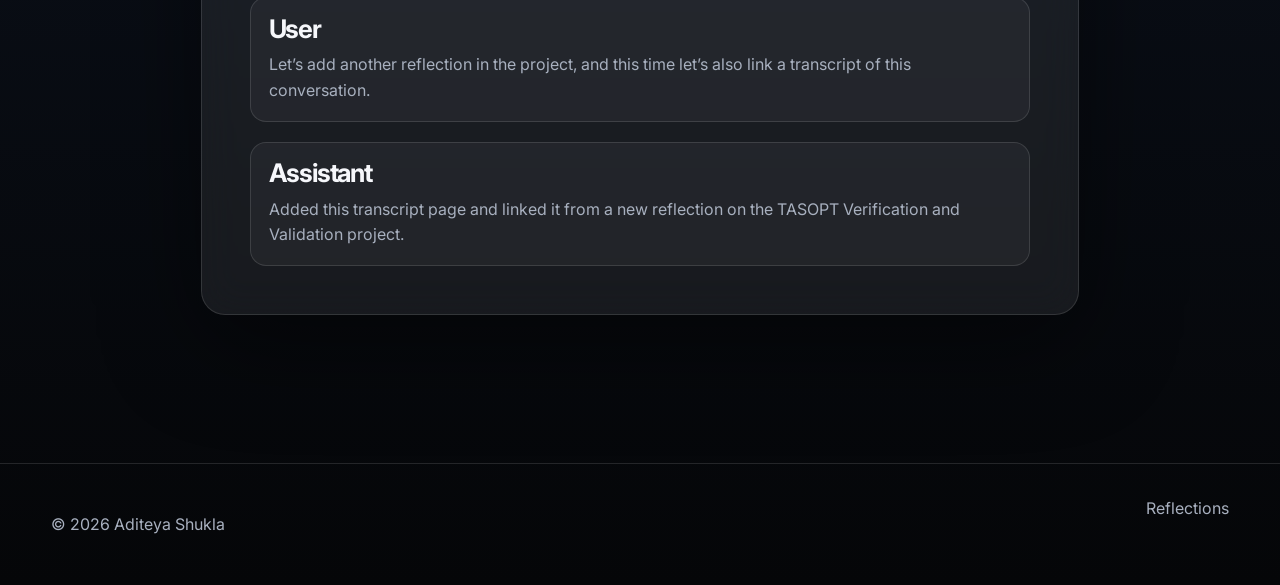
<file: projects/tasopt-verification-and-validation/portfolio-tasopt-update-transcript.html>
<!doctype html>
<html lang="en">
<head>
  <meta charset="utf-8" />
  <meta name="viewport" content="width=device-width, initial-scale=1" />
  <meta name="description" content="Transcript for the portfolio update conversation." />
  <title>Portfolio TASOPT Update · Transcript</title>
  <link rel="preconnect" href="https://fonts.googleapis.com">
  <link rel="preconnect" href="https://fonts.gstatic.com" crossorigin>
  <link href="https://fonts.googleapis.com/css2?family=Inter:wght@400;500;600;700;800;900&display=swap" rel="stylesheet">
  <style>html{background:#06080d}body{background:#06080d}</style>
  <link rel="stylesheet" href="../../styles.css" />
</head>
<body class="project-page">
  <header class="site-header">
    <a class="brand" href="../../index.html" aria-label="Aditeya Shukla home">AS</a>
    <nav class="nav" aria-label="Primary navigation">
      <a href="../../index.html#about">About</a>
      <a href="../../index.html#projects">Projects</a>
      <a href="../../index.html#contact">Contact</a>
    </nav>
  </header>

  <main class="section-pad">
    <a class="breadcrumb" href="reflections.html">← Back to reflections</a>
    <section class="page-hero reveal">
      <p class="eyebrow">Transcript · portfolio update</p>
      <h1>Conversation transcript</h1>
      <p class="lede">A lightly cleaned transcript of the conversation that added the TASOPT Verification and Validation project and updated the portfolio.</p>
    </section>

    <section class="content-card reveal delay-1 transcript-card">
      <p class="section-label">8 June 2026</p>

      <article class="transcript-turn">
        <h3>User</h3>
        <p>I want to keep developing this portfolio website but first I want you to use Playwright in order to view the results of the web development and the website itself.</p>
      </article>

      <article class="transcript-turn">
        <h3>Assistant</h3>
        <p>Started a local server, installed Playwright Chromium, captured screenshots of the homepage and sections, checked links, and confirmed the site loaded without browser console errors.</p>
      </article>

      <article class="transcript-turn">
        <h3>User</h3>
        <p>Add another project called “TASOPT Verification and Validation.” The project uses TASOPT to validate against the real B738 aircraft, including geometry and performance, comparing against a real payload-range diagram with a multi-mission approach. After that V&amp;V is done, build a pipeline to do V&amp;V against a regional aircraft, the E195, and a wide-body aircraft, the B777-300ER. Make that the current project and move the one reflection from the other project into this project.</p>
      </article>

      <article class="transcript-turn">
        <h3>Assistant</h3>
        <p>Created the new TASOPT project pages, made TASOPT Verification and Validation the homepage current project, added About/Updates/Reflections links, kept the contrail project available as the previous project, and moved the portfolio reflection into the new TASOPT project.</p>
      </article>

      <article class="transcript-turn">
        <h3>User</h3>
        <p>This timeline is overflowing its div, make it fit: Real B738 data → TASOPT model → Geometry V&amp;V → Multi-mission performance → Reusable V&amp;V pipeline.</p>
      </article>

      <article class="transcript-turn">
        <h3>Assistant</h3>
        <p>Updated the workflow CSS so the timeline uses flexible columns, wraps text, centers each step, and stays inside its container. Verified the result with a Playwright screenshot.</p>
      </article>

      <article class="transcript-turn">
        <h3>User</h3>
        <p>Let’s add another reflection in the project, and this time let’s also link a transcript of this conversation.</p>
      </article>

      <article class="transcript-turn">
        <h3>Assistant</h3>
        <p>Added this transcript page and linked it from a new reflection on the TASOPT Verification and Validation project.</p>
      </article>
    </section>
  </main>

  <footer class="footer">
    <p>© <span id="year"></span> Aditeya Shukla</p>
    <a href="reflections.html">Reflections</a>
  </footer>
  <script src="../../script.js" defer></script>
</body>
</html>
</file>
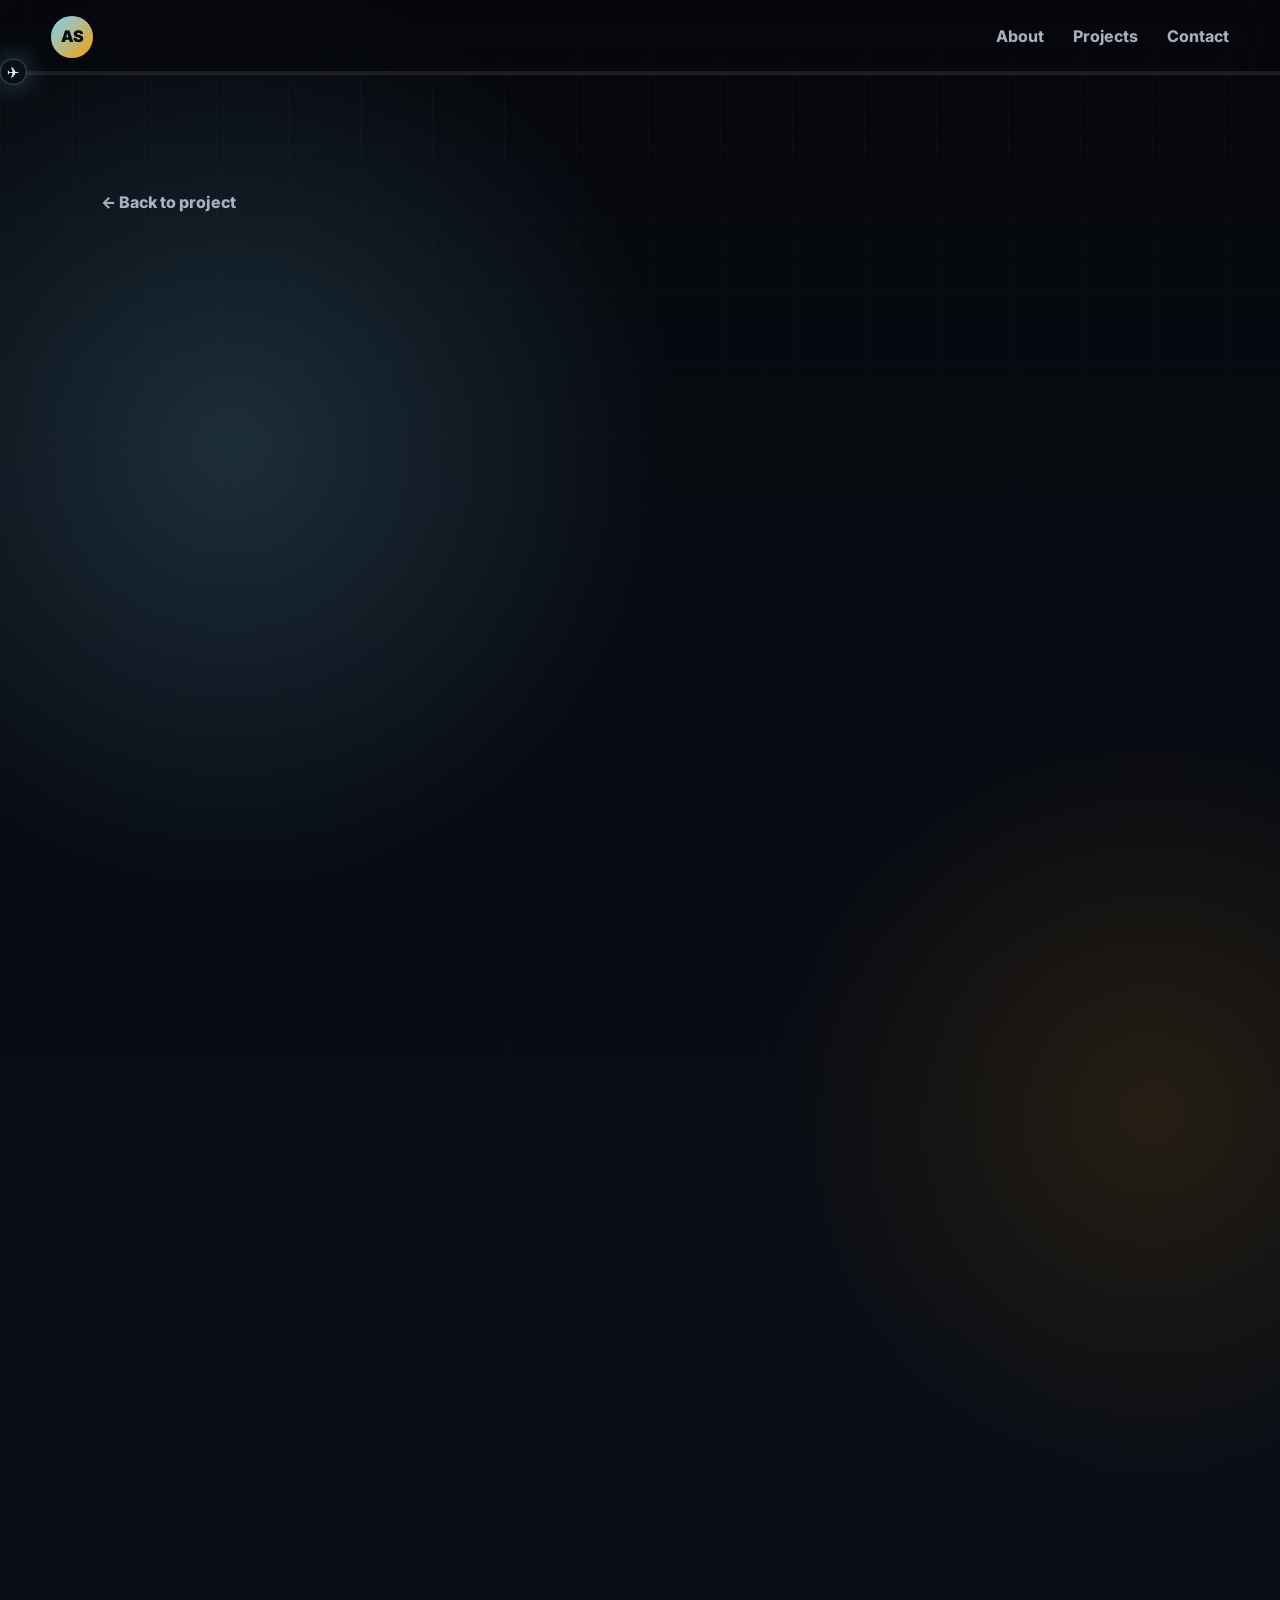
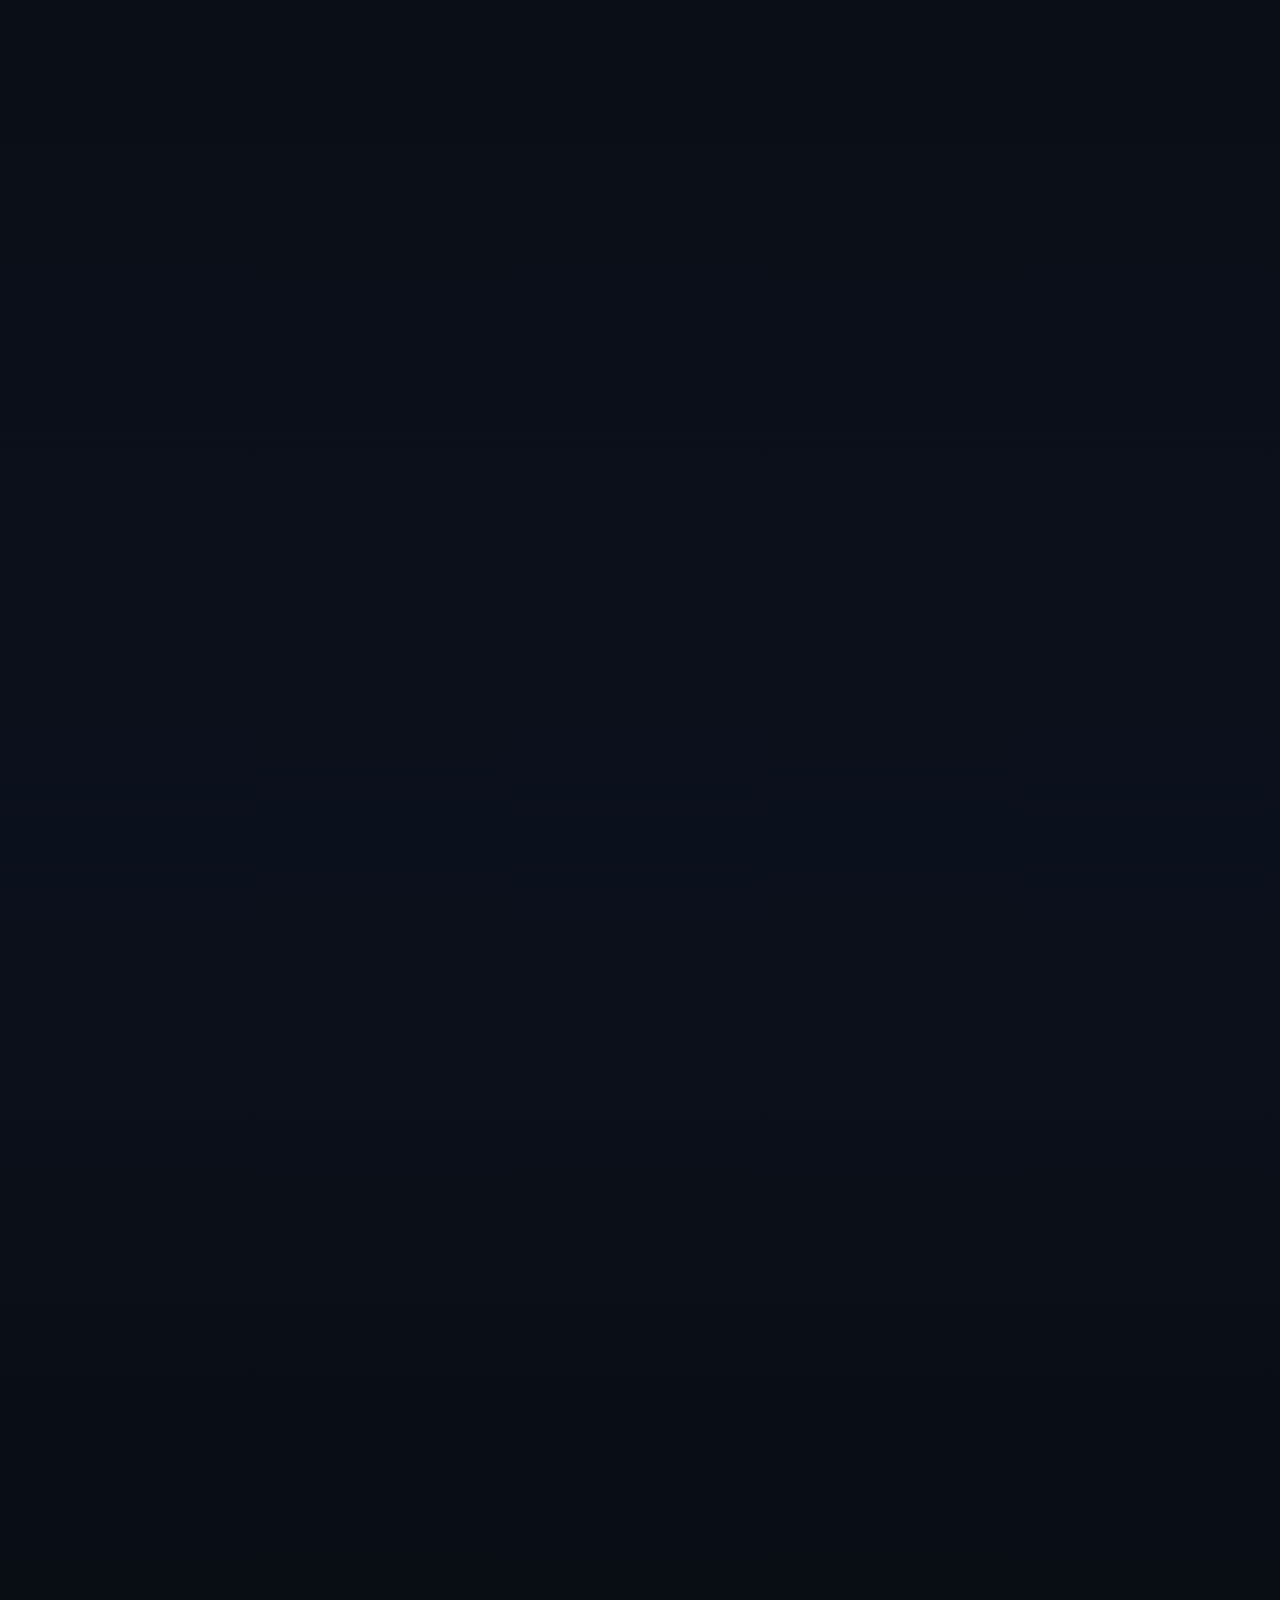
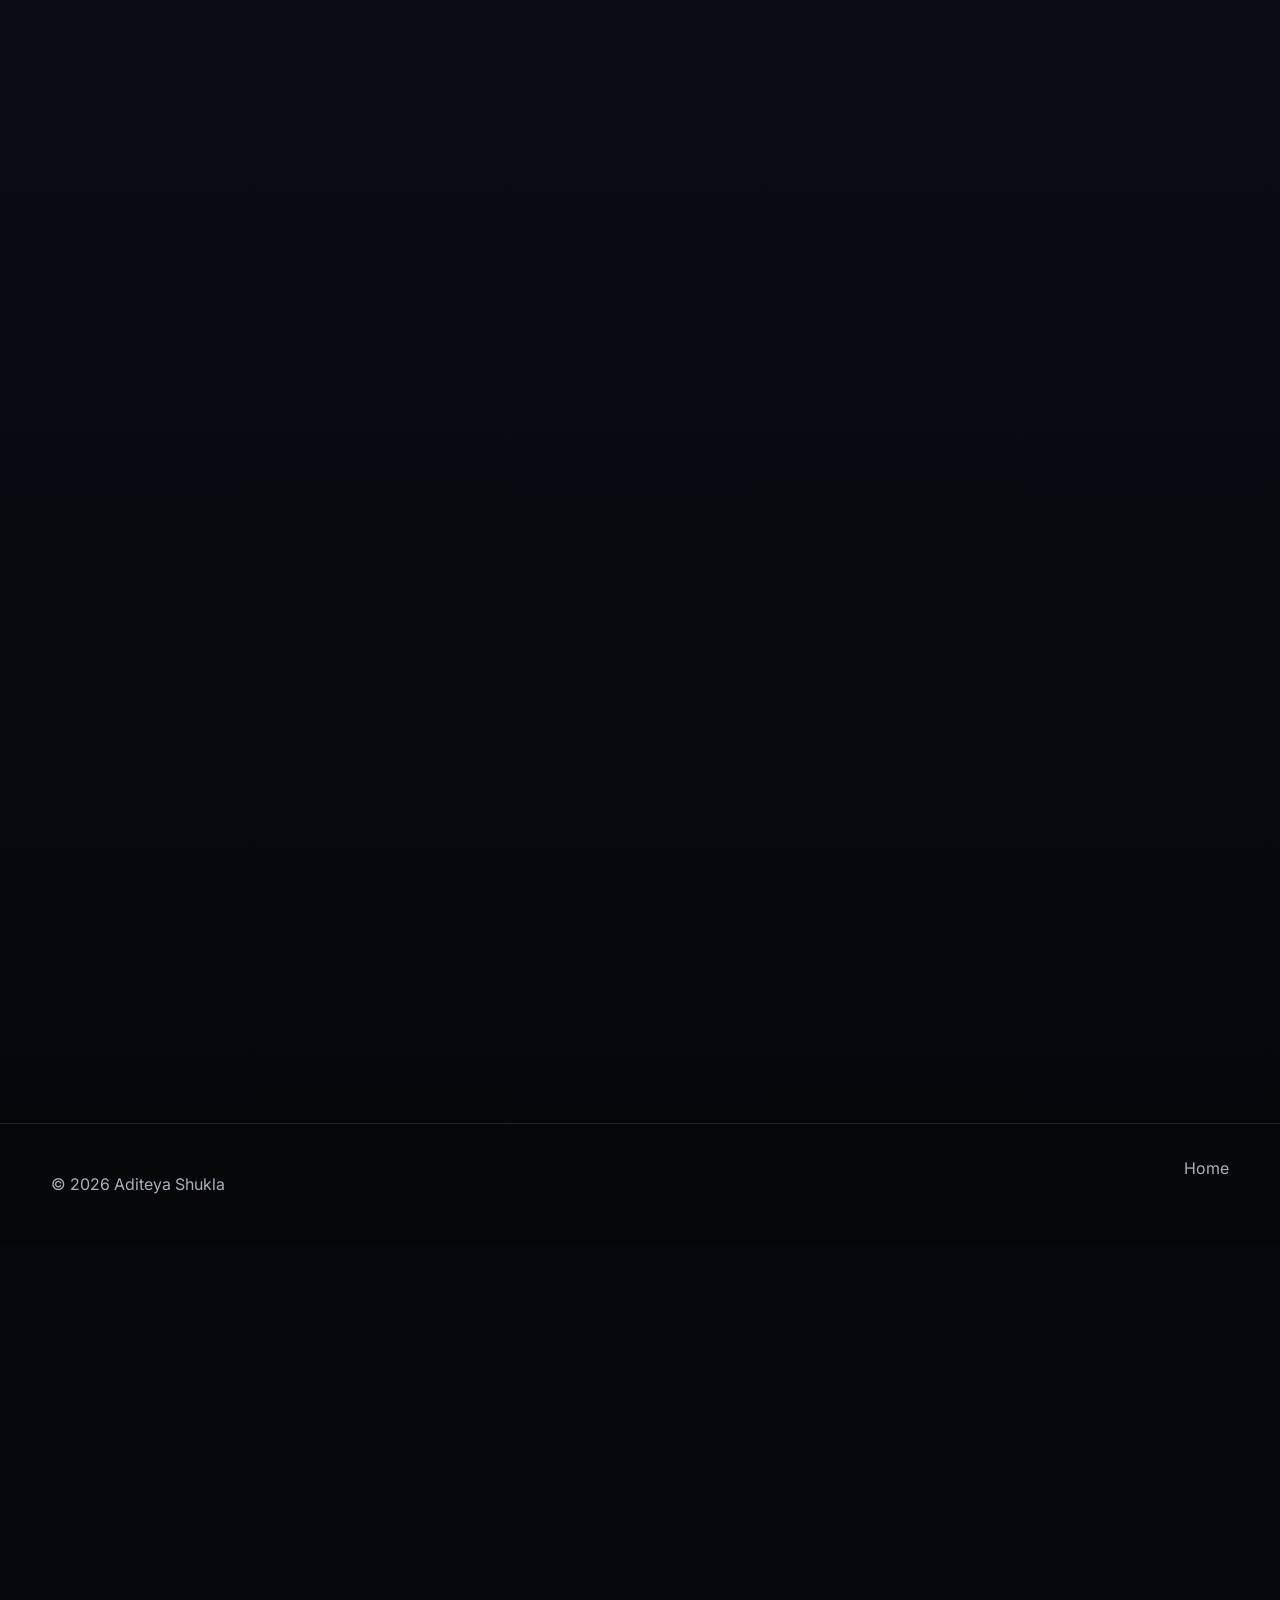
<file: projects/tasopt-verification-and-validation/reflections.html>
<!doctype html><html lang="en"><head><meta charset="utf-8"><meta name="viewport" content="width=device-width, initial-scale=1"><meta http-equiv="refresh" content="0; url=updates.html"><title>Redirecting · TASOPT Updates</title><link rel="stylesheet" href="../../styles.css"></head><body><main class="section-pad"><p><a href="updates.html">Reflections have moved to Updates.</a></p></main></body></html>
</file>
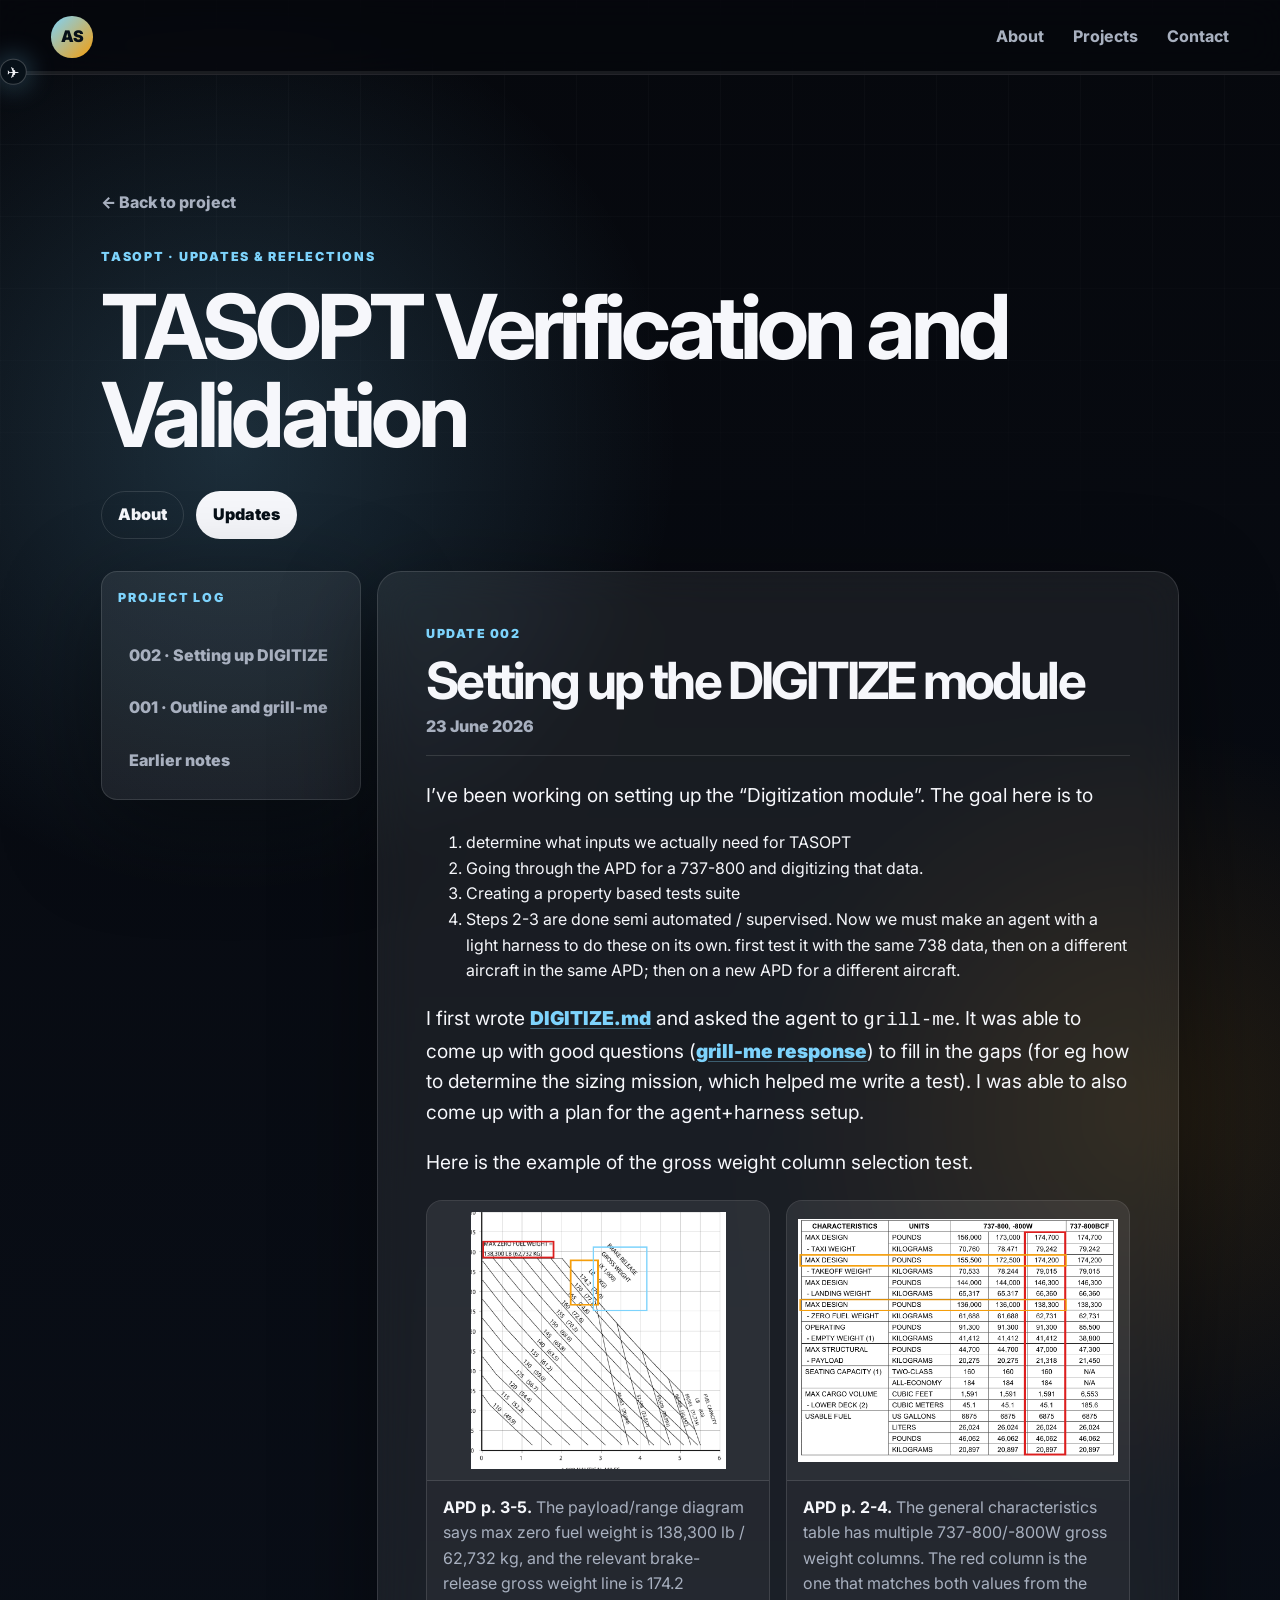
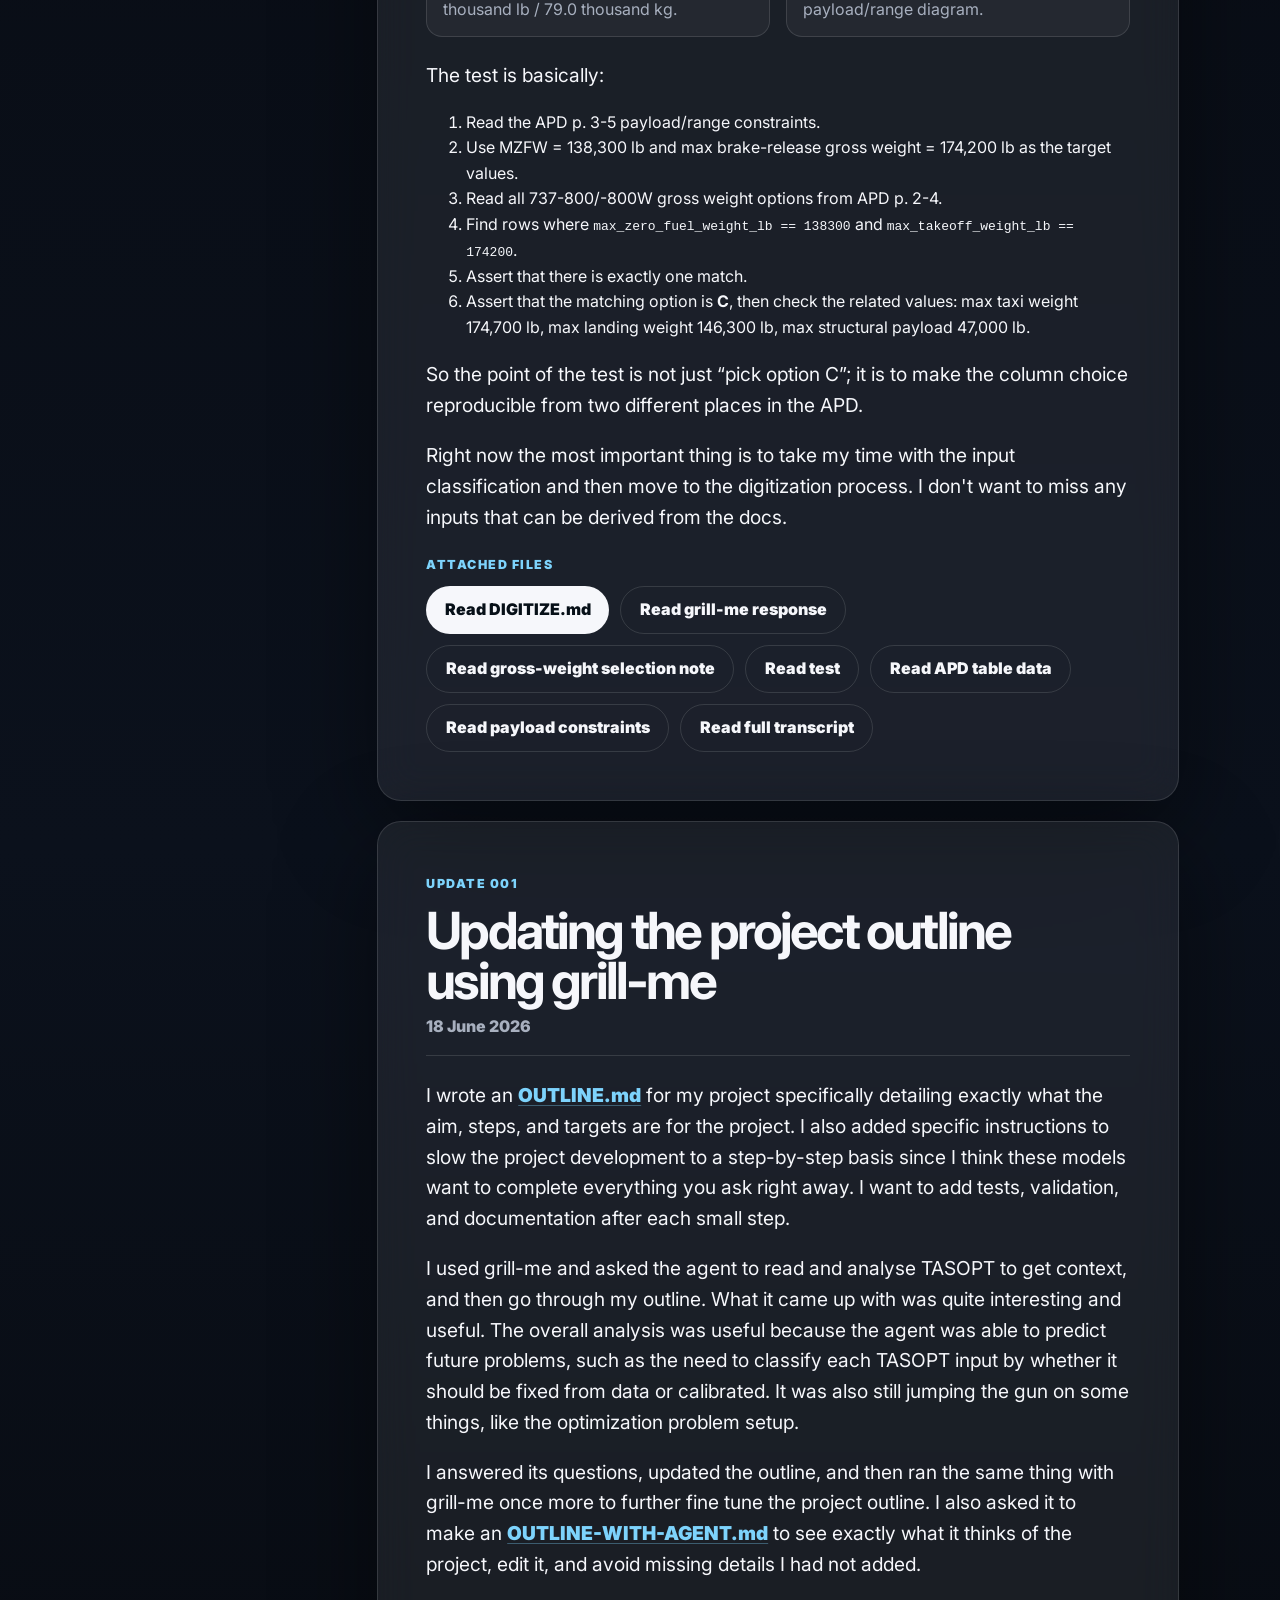
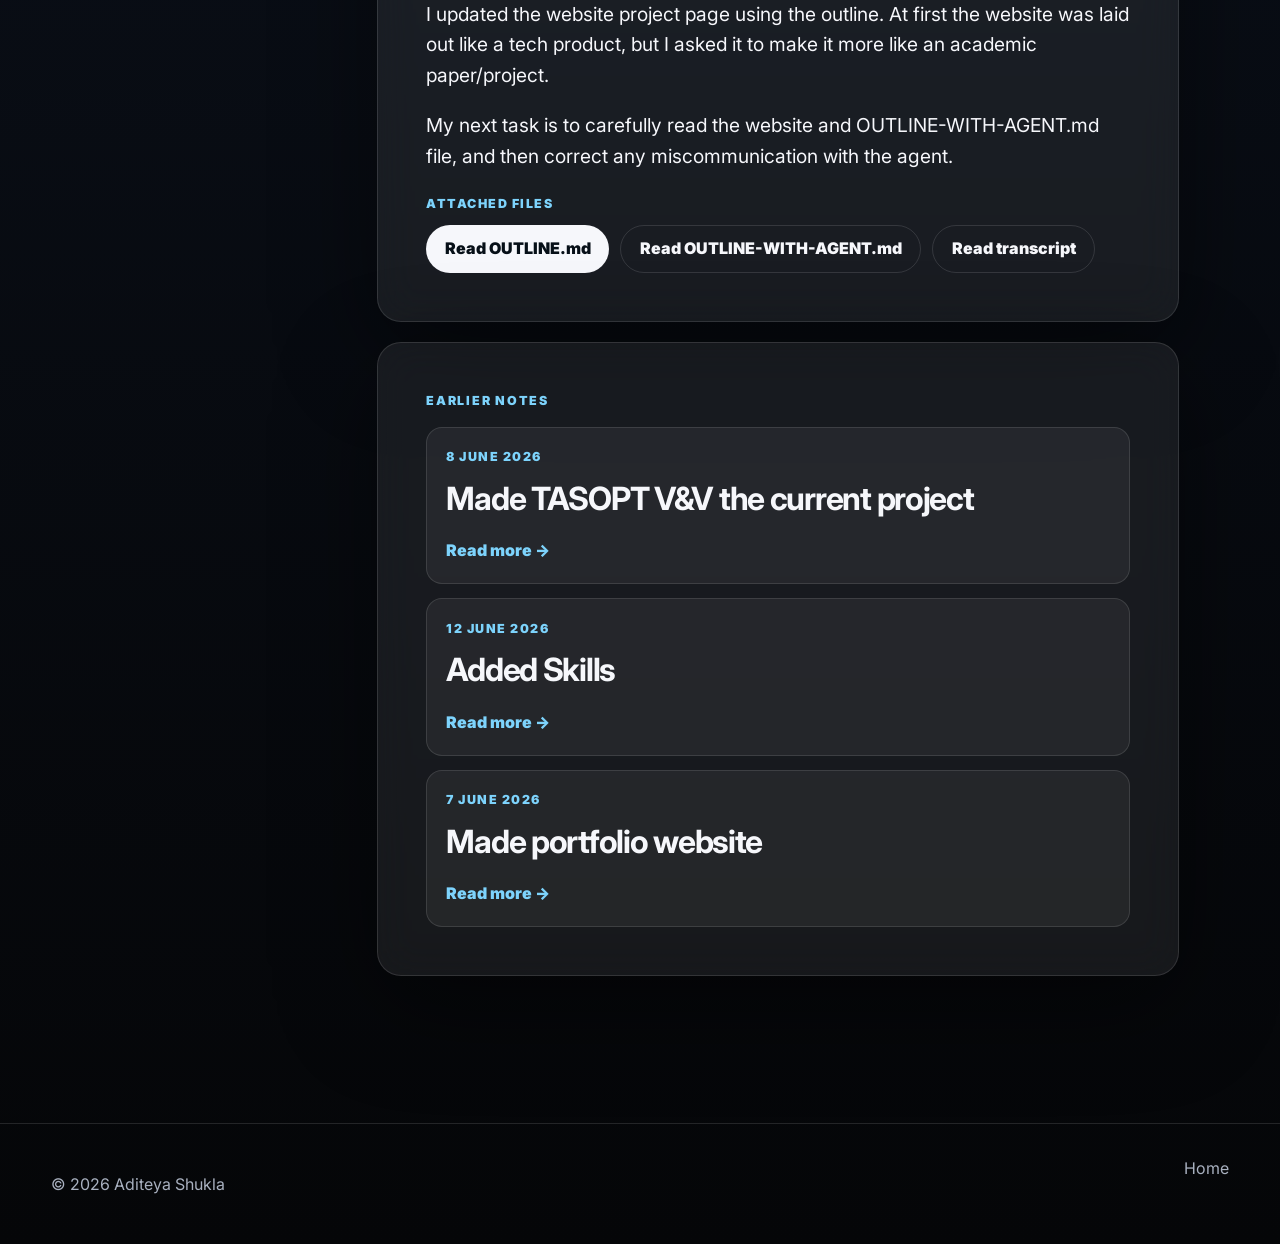
<file: projects/tasopt-verification-and-validation/updates.html>
<!doctype html>
<html lang="en">
<head>
  <meta charset="utf-8" />
  <meta name="viewport" content="width=device-width, initial-scale=1" />
  <meta name="description" content="TASOPT Verification and Validation — updates and reflections by Aditeya Shukla." />
  <title>TASOPT Verification and Validation · Updates</title>
  <link rel="preconnect" href="https://fonts.googleapis.com">
  <link rel="preconnect" href="https://fonts.gstatic.com" crossorigin>
  <link href="https://fonts.googleapis.com/css2?family=Inter:wght@400;500;600;700;800;900&display=swap" rel="stylesheet">
  <style>html{background:#06080d}body{background:#06080d}</style>
  <link rel="stylesheet" href="../../styles.css" />
</head>
<body class="project-page updates-page">
  <header class="site-header">
    <a class="brand" href="../../index.html" aria-label="Aditeya Shukla home">AS</a>
    <nav class="nav" aria-label="Primary navigation">
      <a href="../../index.html#about">About</a>
      <a href="../../index.html#projects">Projects</a>
      <a href="../../index.html#contact">Contact</a>
    </nav>
    <div class="scroll-progress" aria-hidden="true"><span class="scroll-plane">✈</span></div>
  </header>

  <main class="section-pad update-main">
    <a class="breadcrumb" href="about.html">← Back to project</a>
    <section class="page-hero reveal">
      <p class="eyebrow">TASOPT · updates &amp; reflections</p>
      <h1>TASOPT Verification and Validation</h1>
      <div class="page-tabs">
        <a href="about.html">About</a>
        <a class="active" href="updates.html">Updates</a>
      </div>
    </section>

    <section class="update-layout">
      <aside class="update-index reveal">
        <p class="section-label">Project log</p>
        <a href="#update-002">002 · Setting up DIGITIZE</a>
        <a href="#update-001">001 · Outline and grill-me</a>
        <a href="#earlier-notes">Earlier notes</a>
      </aside>

      <div class="update-stream">
        <article class="update-paper reveal delay-1" id="update-002">
          <header>
            <span>Update 002</span>
            <h2>Setting up the DIGITIZE module</h2>
            <p>23 June 2026</p>
          </header>

          <p>I’ve been working on setting up the “Digitization module”. The goal here is to</p>
          <ol>
            <li>determine what inputs we actually need for TASOPT</li>
            <li>Going through the APD for a 737-800 and digitizing that data.</li>
            <li>Creating a property based tests suite</li>
            <li>Steps 2-3 are done semi automated / supervised. Now we must make an agent with a light harness to do these on its own. first test it with the same 738 data, then on a different aircraft in the same APD; then on a new APD for a different aircraft.</li>
          </ol>

          <p>I first wrote <button class="inline-file-button" type="button" data-modal-open="digitize-file">DIGITIZE.md</button> and asked the agent to <code>grill-me</code>. It was able to come up with good questions (<button class="inline-file-button" type="button" data-modal-open="digitize-grill-file">grill-me response</button>) to fill in the gaps (for eg how to determine the sizing mission, which helped me write a test). I was able to also come up with a plan for the agent+harness setup.</p>

          <p>Here is the example of the gross weight column selection test.</p>

          <div class="update-figure-grid">
            <figure>
              <img src="../../assets/tasopt-vv/apd_p3-5_payload_range_constraints.png" alt="APD p. 3-5 payload range diagram constraints" loading="lazy">
              <figcaption><strong>APD p. 3-5.</strong> The payload/range diagram says max zero fuel weight is 138,300 lb / 62,732 kg, and the relevant brake-release gross weight line is 174.2 thousand lb / 79.0 thousand kg.</figcaption>
            </figure>
            <figure>
              <img src="../../assets/tasopt-vv/apd_p2-4_gross_weight_table_option_c.png" alt="APD p. 2-4 gross weight table with option C highlighted" loading="lazy">
              <figcaption><strong>APD p. 2-4.</strong> The general characteristics table has multiple 737-800/-800W gross weight columns. The red column is the one that matches both values from the payload/range diagram.</figcaption>
            </figure>
          </div>

          <p>The test is basically:</p>
          <ol>
            <li>Read the APD p. 3-5 payload/range constraints.</li>
            <li>Use MZFW = 138,300 lb and max brake-release gross weight = 174,200 lb as the target values.</li>
            <li>Read all 737-800/-800W gross weight options from APD p. 2-4.</li>
            <li>Find rows where <code>max_zero_fuel_weight_lb == 138300</code> and <code>max_takeoff_weight_lb == 174200</code>.</li>
            <li>Assert that there is exactly one match.</li>
            <li>Assert that the matching option is <strong>C</strong>, then check the related values: max taxi weight 174,700 lb, max landing weight 146,300 lb, max structural payload 47,000 lb.</li>
          </ol>

          <p>So the point of the test is not just “pick option C”; it is to make the column choice reproducible from two different places in the APD.</p>

          <p>Right now the most important thing is to take my time with the input classification and then move to the digitization process. I don't want to miss any inputs that can be derived from the docs.</p>

          <div class="update-links">
            <span class="attachment-label">Attached files</span>
            <button class="button" type="button" data-modal-open="digitize-file">Read DIGITIZE.md</button>
            <button class="button ghost" type="button" data-modal-open="digitize-grill-file">Read grill-me response</button>
            <button class="button ghost" type="button" data-modal-open="gross-weight-file">Read gross-weight selection note</button>
            <button class="button ghost" type="button" data-modal-open="gross-weight-test-file">Read test</button>
            <button class="button ghost" type="button" data-modal-open="gross-weight-data-file">Read APD table data</button>
            <button class="button ghost" type="button" data-modal-open="payload-constraints-file">Read payload constraints</button>
            <button class="button ghost" type="button" data-modal-open="digitization-transcript-file">Read full transcript</button>
          </div>
        </article>

        <article class="update-paper reveal delay-1" id="update-001">
          <header>
            <span>Update 001</span>
            <h2>Updating the project outline using grill-me</h2>
            <p>18 June 2026</p>
          </header>

          <p>I wrote an <button class="inline-file-button" type="button" data-modal-open="outline-file">OUTLINE.md</button> for my project specifically detailing exactly what the aim, steps, and targets are for the project. I also added specific instructions to slow the project development to a step-by-step basis since I think these models want to complete everything you ask right away. I want to add tests, validation, and documentation after each small step.</p>

          <p>I used grill-me and asked the agent to read and analyse TASOPT to get context, and then go through my outline. What it came up with was quite interesting and useful. The overall analysis was useful because the agent was able to predict future problems, such as the need to classify each TASOPT input by whether it should be fixed from data or calibrated. It was also still jumping the gun on some things, like the optimization problem setup.</p>

          <p>I answered its questions, updated the outline, and then ran the same thing with grill-me once more to further fine tune the project outline. I also asked it to make an <button class="inline-file-button" type="button" data-modal-open="outline-agent-file">OUTLINE-WITH-AGENT.md</button> to see exactly what it thinks of the project, edit it, and avoid missing details I had not added.</p>

          <p>I updated the website project page using the outline. At first the website was laid out like a tech product, but I asked it to make it more like an academic paper/project.</p>

          <p>My next task is to carefully read the website and OUTLINE-WITH-AGENT.md file, and then correct any miscommunication with the agent.</p>

          <div class="update-links">
            <span class="attachment-label">Attached files</span>
            <button class="button" type="button" data-modal-open="outline-file">Read OUTLINE.md</button>
            <button class="button ghost" type="button" data-modal-open="outline-agent-file">Read OUTLINE-WITH-AGENT.md</button>
            <button class="button ghost" type="button" data-modal-open="transcript-file">Read transcript</button>
          </div>
        </article>

        <section class="content-card reveal" id="earlier-notes">
          <p class="section-label">Earlier notes</p>
          <button class="reflection-post" type="button" data-modal-open="tasopt-portfolio-reflection">
            <span>8 June 2026</span>
            <strong>Made TASOPT V&amp;V the current project</strong>
            <em>Read more →</em>
          </button>
          <button class="reflection-post" type="button" data-modal-open="skills-reflection">
            <span>12 June 2026</span>
            <strong>Added Skills</strong>
            <em>Read more →</em>
          </button>
          <button class="reflection-post" type="button" data-modal-open="portfolio-reflection">
            <span>7 June 2026</span>
            <strong>Made portfolio website</strong>
            <em>Read more →</em>
          </button>
        </section>
      </div>
    </section>

    <div class="modal" id="tasopt-portfolio-reflection" aria-hidden="true" role="dialog" aria-modal="true" aria-labelledby="tasopt-portfolio-reflection-title">
      <div class="modal-backdrop" data-modal-close></div>
      <article class="modal-panel" tabindex="-1">
        <button class="modal-close" type="button" data-modal-close aria-label="Close reflection">×</button>
        <p class="section-label">Earlier note</p>
        <h2 id="tasopt-portfolio-reflection-title">Made TASOPT V&amp;V the current project</h2>
        <section class="reflection-section">
          <h3>Pointers</h3>
          <p>Changed my project to TASOPT V&amp;V. I planned to fine tune the about page once I thought about my own project and scope a bit more. I also installed Playwright to have a better time doing web development with AI.</p>
        </section>
        <section class="reflection-section">
          <h3>Summary</h3>
          <p>We added TASOPT Verification and Validation as the current project, pointed the homepage to it, and kept the contrail project as a previous project.</p>
          <p><a class="button" href="portfolio-tasopt-update-transcript.html">Read the conversation transcript</a></p>
        </section>
      </article>
    </div>

    <div class="modal" id="skills-reflection" aria-hidden="true" role="dialog" aria-modal="true" aria-labelledby="skills-reflection-title">
      <div class="modal-backdrop" data-modal-close></div>
      <article class="modal-panel" tabindex="-1">
        <button class="modal-close" type="button" data-modal-close aria-label="Close reflection">×</button>
        <p class="section-label">Earlier note</p>
        <h2 id="skills-reflection-title">Added Skills</h2>
        <section class="reflection-section">
          <ul class="polished-list compact-list">
            <li>I added grill-me and improve codebase arch.</li>
            <li>I didn't use AI to add these skills, just opened the skills directory on VS Code and added them, which was easier.</li>
            <li>I am yet to use them on my work.</li>
          </ul>
        </section>
      </article>
    </div>

    <div class="modal" id="portfolio-reflection" aria-hidden="true" role="dialog" aria-modal="true" aria-labelledby="portfolio-reflection-title">
      <div class="modal-backdrop" data-modal-close></div>
      <article class="modal-panel" tabindex="-1">
        <button class="modal-close" type="button" data-modal-close aria-label="Close reflection">×</button>
        <p class="section-label">Earlier note</p>
        <h2 id="portfolio-reflection-title">Made portfolio website</h2>
        <section class="reflection-section">
          <ul class="polished-list compact-list">
            <li>As someone who has had experience in web development this was actually much harder than I thought.</li>
            <li>I kept feeling like I could do it faster and better than the AI.</li>
            <li>I guess this is what Prashanth and Ian feel when they tell me to do something.</li>
          </ul>
        </section>
      </article>
    </div>

    <div class="modal file-modal" id="digitize-file" aria-hidden="true" role="dialog" aria-modal="true" aria-labelledby="digitize-file-title">
      <div class="modal-backdrop" data-modal-close></div>
      <article class="modal-panel file-modal-panel" tabindex="-1">
        <button class="modal-close" type="button" data-modal-close aria-label="Close file">×</button>
        <p class="section-label">Attached file</p>
        <h2 id="digitize-file-title">DIGITIZE.md</h2>
        <div data-markdown-src="../../assets/tasopt-vv/DIGITIZE.md"></div>
      </article>
    </div>

    <div class="modal file-modal" id="digitize-grill-file" aria-hidden="true" role="dialog" aria-modal="true" aria-labelledby="digitize-grill-file-title">
      <div class="modal-backdrop" data-modal-close></div>
      <article class="modal-panel file-modal-panel" tabindex="-1">
        <button class="modal-close" type="button" data-modal-close aria-label="Close file">×</button>
        <p class="section-label">Attached file</p>
        <h2 id="digitize-grill-file-title">Digitization module — grill-me response</h2>
        <div data-markdown-src="../../assets/tasopt-vv/DIGITIZATION-GRILL-ME.md"></div>
      </article>
    </div>

    <div class="modal file-modal" id="gross-weight-file" aria-hidden="true" role="dialog" aria-modal="true" aria-labelledby="gross-weight-file-title">
      <div class="modal-backdrop" data-modal-close></div>
      <article class="modal-panel file-modal-panel" tabindex="-1">
        <button class="modal-close" type="button" data-modal-close aria-label="Close file">×</button>
        <p class="section-label">Attached file</p>
        <h2 id="gross-weight-file-title">Gross-weight column selection</h2>
        <div data-markdown-src="../../assets/tasopt-vv/gross_weight_column_selection.md"></div>
      </article>
    </div>

    <div class="modal file-modal" id="gross-weight-test-file" aria-hidden="true" role="dialog" aria-modal="true" aria-labelledby="gross-weight-test-file-title">
      <div class="modal-backdrop" data-modal-close></div>
      <article class="modal-panel file-modal-panel" tabindex="-1">
        <button class="modal-close" type="button" data-modal-close aria-label="Close file">×</button>
        <p class="section-label">Attached file</p>
        <h2 id="gross-weight-test-file-title">test_apd_gross_weight_column_selection.py</h2>
        <div data-markdown-src="../../assets/tasopt-vv/test_apd_gross_weight_column_selection.py"></div>
      </article>
    </div>

    <div class="modal file-modal" id="gross-weight-data-file" aria-hidden="true" role="dialog" aria-modal="true" aria-labelledby="gross-weight-data-file-title">
      <div class="modal-backdrop" data-modal-close></div>
      <article class="modal-panel file-modal-panel" tabindex="-1">
        <button class="modal-close" type="button" data-modal-close aria-label="Close file">×</button>
        <p class="section-label">Attached data</p>
        <h2 id="gross-weight-data-file-title">apd_737800_gross_weight_options.csv</h2>
        <div data-markdown-src="../../assets/tasopt-vv/apd_737800_gross_weight_options.csv"></div>
      </article>
    </div>

    <div class="modal file-modal" id="payload-constraints-file" aria-hidden="true" role="dialog" aria-modal="true" aria-labelledby="payload-constraints-file-title">
      <div class="modal-backdrop" data-modal-close></div>
      <article class="modal-panel file-modal-panel" tabindex="-1">
        <button class="modal-close" type="button" data-modal-close aria-label="Close file">×</button>
        <p class="section-label">Attached data</p>
        <h2 id="payload-constraints-file-title">payload_range_diagram_constraints.csv</h2>
        <div data-markdown-src="../../assets/tasopt-vv/payload_range_diagram_constraints.csv"></div>
      </article>
    </div>

    <div class="modal file-modal" id="digitization-transcript-file" aria-hidden="true" role="dialog" aria-modal="true" aria-labelledby="digitization-transcript-file-title">
      <div class="modal-backdrop" data-modal-close></div>
      <article class="modal-panel file-modal-panel" tabindex="-1">
        <button class="modal-close" type="button" data-modal-close aria-label="Close file">×</button>
        <p class="section-label">Attached transcript</p>
        <h2 id="digitization-transcript-file-title">digitization-setup.txt</h2>
        <div data-transcript-src="../../assets/tasopt-vv/digitization-setup.txt"></div>
      </article>
    </div>

    <div class="modal file-modal" id="outline-file" aria-hidden="true" role="dialog" aria-modal="true" aria-labelledby="outline-file-title">
      <div class="modal-backdrop" data-modal-close></div>
      <article class="modal-panel file-modal-panel" tabindex="-1">
        <button class="modal-close" type="button" data-modal-close aria-label="Close file">×</button>
        <p class="section-label">Attached file</p>
        <h2 id="outline-file-title">OUTLINE.md</h2>
        <pre class="attached-file"><code># TASOPT V&amp;V against real aircraft

This project seeks generate an automated pipeline to compare and validate TASOPT against real aircraft.

Using available data such as airport planning documents and emissions databank, the framework shall design and size and aircraft given its geometry, mission parameters (range and payload), and engine parameters. The validation will be against not only the weights (empty weight, WMTO, fuel weight), but more importantly match the aircraft mission requirements and performance. The main validation will be against the payload range diagrams and the emission databank points for the engine.

The goal should be to assimilate and verify all inputs for TASOPT that can be validated against real publically available data. No information should be made up to fit the validation. A perfect representation is not the goal. It is ok to be off by a couple percent, as long as the mission requirements are captured

The steps to design, size and validate the aircraft should be

1. **Get all relevant input and validation data**: Get airport planning documents, engine emissions databank, etc. and extract data from it. Relevent data includes geometry inputs, weights, payload range diagram. Determine what the design/sizing mission payload and range is. Additionally determine what the off design mission payload and ranges are going to be using the payload range diagram.
2. **Update input toml file**: After getting the data go through the baseline toml input file for TASOPT and update the inputs. Throughout the framework, the only changes in the code should be in the TOML input files, no changes in the TASOPT code itself. UNLESS a bug/error in the code is found and then we can fix it.

 - no TASOPT source edits without permission,
 - no hidden runtime mutations unless documented
 - scripts may mutate loaded ac for analysis, but those mutations must be reproducible and traceable.  

3. **Load aircraft model (`read_aircraft_model`) and size the aircraft (`size_aircraft!`), fly off design missions (`fly_mission!`)**
4. **Get baseline unoptimized output and compare to weights, payload range diagram, EDB**
5. **Calibrate only approved undocumented/model-assumption inputs if needed**: Revise only inputs whose provenance category permits calibration, record every change in the data ledger, identify which calibration target motivated the change, and re-run all validation metrics. MTOW is a validation target, not a calibration target.
6. **Validate the baseline/calibrated aircraft**: Compare against held-out weights including MTOW, off-design payload-range points, EDB LTO thrust/fuel-flow points, and takeoff field length if available.
7. **Optional design optimization study**: Optimize the aircraft to minimize weighted multi-mission fuel burn with constraints, but report this separately from V&amp;V. The optimized aircraft is compared to the validated baseline, not treated as the real-aircraft validation case.

This project needs to be done carefully and slowly. After each small step we will stop and analyse. After each small step we will add thorough property based tests and write reflections and document it properly.

## Project stages

### Stage 0: TASOPT analysis and input classification

Each input in the TOML file needs to classified as:

1. Observed/certified inputs — APD geometry, MZFW, payload, fuel capacity, EDB fuel flow.
2. Derived inputs — passenger payload from APD payload point / pax count, fuel density from APD mass/volume.
3. Model assumptions — reserves, cruise CL etc.
4. Calibration knobs — inputs explicitly tuned to match outputs (TO BE DETERMINED).
5. Validation targets — held-out quantities used to assess the model, including MTOW, off-design payload-range points, EDB LTO thrust/fuel-flow points, and takeoff field length if available.

### Stage 1A: Baseline B737-800 reconstruction with CFM56-7B

Reconstruct a B737-800-like TASOPT model from APD/EDB data, derived quantities, and documented assumptions. The source of truth should be the TOML file plus any explicitly documented post-load mutations.

### Stage 1B: Supervised calibration using only approved knobs

If the baseline model misses required constraints or calibration targets, adjust only inputs classified as calibration knobs. Every adjustment must be recorded with source/provenance, motivation, and affected metrics. MTOW remains a validation target, not a calibration target.

### Stage 1C: Baseline/calibrated V&amp;V for B737-800 with CFM56-7B

Validate the aircraft against held-out metrics: MTOW, off-design APD payload-range points, EDB LTO thrust/fuel-flow points, and takeoff field length if available. Report digitization uncertainty and model error separately.

### Stage 1D: Optional constrained design optimization study

After V&amp;V, optimize only allowed undocumented/model-assumption variables or clearly declared design variables under constraints such as span, fuel volume, and mission feasibility. Report this as a design study relative to the validated baseline, not as the primary real-aircraft validation.

### Stage 2: Build automated framework to design, size and V&amp;V other aircraft

### Stage 3: Automated V&amp;V for a B777-300ER with GE90

### NOTES

Use `julia --project=&quot;/Users/aditeyashukla/Dropbox/Mac (2)/Documents/LAE/TASOPT.jl/&quot;` to run TASOPT in julia. Save all relevant scripts, data in `&quot;/Users/aditeyashukla/Dropbox/Mac (2)/Documents/Developer/LAE_AI/TAS_VV&quot;`. Don&#x27;t add/edit anything in `&quot;/Users/aditeyashukla/Dropbox/Mac (2)/Documents/LAE/TASOPT.jl/&quot;` without user permission.
</code></pre>
      </article>
    </div>

    <div class="modal file-modal" id="outline-agent-file" aria-hidden="true" role="dialog" aria-modal="true" aria-labelledby="outline-agent-file-title">
      <div class="modal-backdrop" data-modal-close></div>
      <article class="modal-panel file-modal-panel" tabindex="-1">
        <button class="modal-close" type="button" data-modal-close aria-label="Close file">×</button>
        <p class="section-label">Attached file</p>
        <h2 id="outline-agent-file-title">OUTLINE-WITH-AGENT.md</h2>
        <pre class="attached-file"><code># TASOPT V&amp;V against real aircraft — agent-driven project outline

## 1. Project purpose

This project will build an AI-agent-driven, auditable pipeline to design, size, and verify/validate TASOPT aircraft models against real aircraft using public data.

The first supervised case is a Boeing 737-800-like model with CFM56-7B-family engines. The broader objective is to generalize this into an automated framework that can ingest public aircraft/engine data, construct TASOPT input files, run TASOPT sizing and off-design missions, compare outputs to validation targets, and document every assumption and calibration decision.

A suitable final validation claim is:

&gt; We validate that a TASOPT B737-800-like model, parameterized only from APD/EDB data plus documented assumptions, can reproduce APD payload-range behavior and EDB LTO thrust/fuel-flow within X%.

The value of `X` will be determined only after data extraction uncertainty, digitization repeatability, and baseline model behavior are quantified.

## 2. Scientific questions

1. **Input reconstruction:** Can public data and documented assumptions define a TASOPT aircraft model without hidden fitting?
2. **Aircraft-level validation:** Does the sized aircraft recover held-out aircraft-level quantities, especially MTOW and off-design payload-range points?
3. **Engine operating-point validation:** Does the TASOPT engine model reproduce EDB LTO thrust and fuel-flow at the four standard operating points?
4. **Automation:** Can an AI agent perform the end-to-end process reproducibly while maintaining provenance, tests, and documentation?
5. **Generalization:** Can the supervised B737-800 process become a reusable pipeline for other aircraft such as the B777-300ER/GE90?

## 3. Scope and boundaries

### In scope

- Public data extraction from airport planning documents, emissions databank records, and similar sources.
- TASOPT TOML input generation and modification.
- TASOPT model loading via `read_aircraft_model`.
- Aircraft sizing via `size_aircraft!`.
- Off-design mission evaluation via `fly_mission!`.
- Payload-range reconstruction and comparison.
- EDB LTO thrust/fuel-flow comparison.
- Data ledger, provenance tracking, tests, outputs, and reflections.
- Agent-driven orchestration of the pipeline with human review gates.

### Out of scope for initial V&amp;V claim

- Claiming that TASOPT fully validates the real Boeing 737-800 in all respects.
- Treating optimized designs as real-aircraft validation cases.
- Validating NOx/HC/CO emission indices unless an emissions model is added.
- Editing TASOPT source without explicit user permission.

## 4. Data sources and target quantities

### Airport planning document data

Used for:

- Geometry: fuselage length, fuselage diameter, span, height, gear geometry if available.
- Weights: MZFW, fuel capacity, payload quantities, MTOW as validation target.
- Payload-range chart: sizing point and off-design validation points.
- Takeoff field length if available and variant-consistent.

### Emissions databank data

Used for:

- Engine variant identification.
- Rated thrust.
- LTO fuel-flow at idle, approach, climb, and takeoff.
- NOx/HC/CO EI values as reference metadata only for now.

### TASOPT documentation/code

Used for:

- Mapping data to TOML fields.
- Understanding model assumptions and array outputs.
- Defining valid runtime calls and output extraction.

## 5. Data provenance categories

Every relevant TOML field and every runtime mutation must be classified before use.

1. **Observed/certified input**
   - Directly from APD/EDB/certification-like sources.
   - Examples: geometry, MZFW, fuel capacity, engine rated thrust, EDB LTO fuel-flow.

2. **Derived input**
   - Computed from observed data using transparent equations.
   - Examples: fuel density from fuel mass/volume, passenger weight from APD payload point divided by passenger count.

3. **Model assumption**
   - Required by TASOPT or mission modeling but not directly specified by public data.
   - Examples: reserves, cruise CL, detailed mission rules, some aerodynamic assumptions.

4. **Calibration knob**
   - An input explicitly allowed to vary during supervised calibration.
   - Must be approved before tuning and logged after every change.

5. **Validation target**
   - Held-out quantity used to assess model performance.
   - Includes MTOW, off-design payload-range points, EDB LTO thrust/fuel-flow, and takeoff field length if available.

Important rule: **MTOW is a validation target, not a calibration target.**

## 6. B737-800 design/sizing mission definition

The B737-800 model will be sized at the **selected-payload maximum-range point** on the APD highest-gross-weight payload-range line.

This point is:

- not the zero-range maximum payload point,
- not the max-payload range corner,
- not the zero-payload ferry range,
- but the maximum range for the selected sizing payload on the highest-gross-weight APD line.

This point is useful because it represents the mission capability the model must satisfy for the selected payload while operating near the fuel/MTOW constraint.

Payload-range points should be documented as:

1. Maximum structural payload.
2. Maximum-payload range corner.
3. Selected-payload maximum-range sizing point.
4. Zero-payload ferry range.
5. Any additional digitized off-design validation points.

## 7. Agent-driven architecture

The agent pipeline should be divided into specialized tasks. A single coding agent may implement these sequentially, but the responsibilities should remain distinct.

### 7.1 Data extraction agent

Responsibilities:

- Locate source documents.
- Record document title, revision, date, variant, page/table/figure numbers.
- Extract raw values and units.
- Digitize payload-range charts.
- Estimate digitization uncertainty and repeatability.
- Save raw and processed data under `TAS_VV/data/`.

Outputs:

- Raw data files.
- Processed CSV/JSON/TOML fragments.
- Extraction notes.
- Source ledger rows.

### 7.2 Provenance/classification agent

Responsibilities:

- Classify every data item and TOML field.
- Distinguish observed, derived, assumption, calibration, and validation target fields.
- Verify that all non-default TOML changes have ledger entries.
- Flag ambiguous or unclassified fields for human review.

Outputs:

- `references/data_ledger.csv` or equivalent.
- `references/input_classification.md`.
- Validation warnings for missing provenance.

### 7.3 TOML/model-building agent

Responsibilities:

- Start from the appropriate TASOPT template.
- Generate or update the aircraft TOML.
- Keep the TOML as the primary source of truth.
- Document any required post-load mutations.
- Avoid TASOPT source edits unless explicitly approved.

Outputs:

- Aircraft TOML files under `TAS_VV/models/`.
- TOML diff reports.
- Mapping from source data to TASOPT fields.

### 7.4 TASOPT execution agent

Responsibilities:

- Run Julia with `julia --project=&quot;/Users/aditeyashukla/Dropbox/Mac (2)/Documents/LAE/TASOPT.jl/&quot;`.
- Load the aircraft with `read_aircraft_model`.
- Size with `size_aircraft!`.
- Evaluate off-design missions with `fly_mission!`.
- Export structured outputs.
- Detect convergence failures and infeasible missions.

Outputs:

- Sizing logs.
- Mission output CSVs.
- Payload-range curve outputs.
- LTO fuel-flow comparison outputs.

### 7.5 Validation/audit agent

Responsibilities:

- Compare TASOPT outputs to held-out validation targets.
- Separate digitization uncertainty from model error.
- Check MTOW, payload-range points, EDB LTO thrust/fuel-flow, and field length if available.
- Produce validation reports with clear pass/fail/needs-review labels.

Outputs:

- Validation tables.
- Error plots.
- Report markdown/PDF/HTML.
- Machine-readable validation summary.

### 7.6 Testing agent

Responsibilities:

- Add property-based and regression tests after each small step.
- Test unit conversions, weight bookkeeping, payload-range monotonicity, file-write boundaries, and provenance completeness.
- Ensure scripts are reproducible.

Outputs:

- Tests under `TAS_VV/tests/`.
- Test logs.
- CI-like local run scripts.

### 7.7 Reflection/documentation agent

Responsibilities:

- Write short reflections after each completed step.
- Summarize what changed, what was learned, what failed, and what is uncertain.
- Keep the project website and outline synchronized with actual progress.

Outputs:

- `TAS_VV/reflections/` notes.
- Website updates.
- Stage completion notes.

## 8. Pipeline stages

### Stage 0: TASOPT analysis and input classification

Goals:

- Understand TASOPT inputs, outputs, and mission execution.
- Create the data ledger format.
- Classify all baseline TOML fields.
- Define allowed calibration knobs.

Exit criteria:

- Data ledger template exists.
- TOML classification framework exists.
- Initial B737 source list exists.
- Validation target list is frozen for Stage 1.

### Stage 1A: Baseline B737-800 reconstruction with CFM56-7B

Goals:

- Extract B737-800 APD geometry, weights, fuel capacity, and payload-range points.
- Extract CFM56-7B-family EDB thrust/fuel-flow data.
- Build a baseline TASOPT TOML.
- Run initial sizing and mission evaluation.

Exit criteria:

- Baseline TOML runs without hidden mutations.
- Initial TASOPT outputs are exported.
- Differences from APD/EDB targets are quantified.

### Stage 1B: Supervised calibration using only approved knobs

Goals:

- If needed, adjust only pre-approved calibration knobs.
- Record every change with motivation and affected metrics.
- Do not tune MTOW directly.

Exit criteria:

- Calibration log is complete.
- The model satisfies basic feasibility constraints.
- Validation targets remain held out.

### Stage 1C: Baseline/calibrated B737 V&amp;V

Goals:

- Validate MTOW.
- Validate off-design payload-range points.
- Validate EDB LTO thrust/fuel-flow.
- Validate takeoff field length if reliable public data exists.
- Report model error and data/digitization uncertainty separately.

Exit criteria:

- Validation report generated.
- Pass/fail/tolerance discussion completed.
- Limitations documented.

### Stage 1D: Optional constrained design optimization study

Goals:

- Optimize weighted multi-mission fuel burn only after V&amp;V.
- Constrain known APD quantities such as span and fuel volume.
- Vary only undocumented/model-assumption variables or clearly declared design variables.

Important: This is not the primary validation case. The optimized aircraft is compared to the validated baseline, not treated as the real B737-800.

### Stage 2: Automated framework for other aircraft

Goals:

- Convert the supervised B737 process into reusable scripts and schemas.
- Define agent prompts/checklists.
- Support multiple aircraft classes and variants.

Exit criteria:

- New aircraft can be initialized from a data ledger.
- TOML generation and validation reports are mostly automated.

### Stage 3: B777-300ER with GE90

Goals:

- Apply the automated framework to a wide-body aircraft.
- Carefully handle aircraft and engine variants.
- Compare performance against APD payload-range and GE90 EDB fuel-flow data.

Exit criteria:

- B777-300ER validation report.
- Lessons learned comparing narrow-body and wide-body cases.

## 9. Tests and invariants

### Unit and conversion tests

- lbf ↔ N.
- kg mass ↔ N force using consistent gravity.
- nmi ↔ m.
- fuel volume/mass/density conversions.

### Weight bookkeeping tests

- `Wempty = WMTO - Wfuel - Wpay` where applicable.
- Off-design `WTO = Wempty + Wpay_mission + Wfuel_mission`.
- Feasible missions satisfy `Wfuel &lt;= Wfmax`.

### Payload-range tests

- At fixed range, feasible payload should not increase when constraints become stricter.
- At fixed payload, feasible range should not increase when payload increases.
- Bisection methods should be deterministic within tolerance.

### Provenance tests

- Every non-default TOML field must have a ledger entry.
- Every calibration knob must have approval and a change log.
- Every validation target must be frozen before calibration.

### File boundary tests

- Scripts write only under `TAS_VV/` unless explicitly approved.
- TASOPT source files are not modified without user permission.

## 10. Deliverables

- Data ledger for each aircraft.
- Input classification report.
- Aircraft TOML files.
- Extraction scripts and notes.
- TASOPT run scripts.
- Validation comparison scripts.
- Property/regression tests.
- B737 V&amp;V report.
- Website project page and reflections.
- Automated framework for follow-on aircraft.

## 11. Working directories and execution

Project workspace:

```text
/Users/aditeyashukla/Dropbox/Mac (2)/Documents/Developer/LAE_AI/TAS_VV
```

TASOPT repository:

```text
/Users/aditeyashukla/Dropbox/Mac (2)/Documents/LAE/TASOPT.jl/
```

Julia command:

```bash
julia --project=&quot;/Users/aditeyashukla/Dropbox/Mac (2)/Documents/LAE/TASOPT.jl/&quot;
```

Rule: do not add/edit files in the TASOPT repository without explicit user permission, except for reading code/documentation.
</code></pre>
      </article>
    </div>

    <div class="modal file-modal" id="transcript-file" aria-hidden="true" role="dialog" aria-modal="true" aria-labelledby="transcript-file-title">
      <div class="modal-backdrop" data-modal-close></div>
      <article class="modal-panel file-modal-panel" tabindex="-1">
        <button class="modal-close" type="button" data-modal-close aria-label="Close file">×</button>
        <p class="section-label">Attached file</p>
        <h2 id="transcript-file-title">TRANSCRIPT.md</h2>
        <pre class="attached-file"><code># Transcript — TASOPT V&amp;V project planning and website update

This transcript records the main project-planning conversation used to shape the TASOPT V&amp;V project page and outline.

## 1. Initial project outline review

**Human:** I have written an outline doc for a TASOPT V&amp;V project. Read it, inspect TASOPT code/documentation, and grill-me given the project, goals, and steps.

**Agent:** Reviewed `TAS_VV/OUTLINE.md`, TASOPT documentation, sizing/mission/input code, and existing B737 V&amp;V scripts. Main critique: the project is viable, but it needs strict separation between observed inputs, derived inputs, assumptions, calibration knobs, and validation targets. Warned that “fine tuning” can become curve fitting unless governed by a data ledger and held-out validation targets.

## 2. Scientific claim and design mission

**Human:** Confirmed that the final report should say something like: “We validate that a TASOPT B737-800-like model, parameterized only from APD/EDB data plus documented assumptions, can reproduce APD payload-range and EDB LTO fuel-flow within X%.” Asked whether the selected design mission makes sense: the maximum range at selected payload, not maximum payload and not ferry range.

**Agent:** Agreed, but recommended naming it carefully as the “selected-payload maximum-range sizing point” to avoid confusion with ferry range. Clarified that calibration and validation must remain separate, and that EDB comparison should currently use thrust and fuel-flow only, not emissions indices.

## 3. MTOW as validation target

**Human:** Clarified that MTOW should be a validation target and asked to update the staged plan.

**Agent:** Updated `TAS_VV/OUTLINE.md` so MTOW is explicitly listed as a validation target, not a calibration target. Reworked stages into Stage 0, Stage 1A, Stage 1B, Stage 1C, Stage 1D, Stage 2, and Stage 3.

## 4. Website project page

**Human:** Asked to create/rebuild the project page on the Aditeya website from scratch using the outline.

**Agent:** Rebuilt the TASOPT project page, first as a project/product-like page. Added local B737 payload-range and geometry images, and updated homepage project links.

**Human:** The page looked too much like a product description. Asked to make it more like an academic project/paper with distinct structure answering scientific questions.

**Agent:** Reworked the page into a paper-style layout: title, abstract, scientific questions, figure panel, methods, validation matrix, sizing mission, uncertainty/tests, and study stages.

## 5. Agent-driven pipeline emphasis

**Human:** Reminded that the real goal is an AI-agent-driven automated pipeline to design and V&amp;V aircraft models. Also liked the selected-payload maximum-range section and requested an interactive visualization.

**Agent:** Updated the page to emphasize the agent-driven automated pipeline. Added an agent system section and an interactive payload-range visualization explaining maximum payload, maximum-payload range, selected-payload maximum-range sizing mission, and ferry range.

## 6. Detailed agent outline

**Human:** Asked for `OUTLINE-WITH-AGENT.md` and then to use Playwright to inspect/fix the website.

**Agent:** Created `TAS_VV/OUTLINE-WITH-AGENT.md`, describing scientific questions, scope, data sources, provenance categories, agent roles, pipeline stages, tests, deliverables, and execution directories. Used Playwright screenshots to detect and fix layout/overflow issues.

## 7. Updates page and payload-range visualization

**Human:** Asked to combine updates and reflections into one Updates tab, add a new update from `TAS_VV/updates/001.md`, and make the payload-range visualization more interactive and useful.

**Agent:** Combined navigation into About and Updates. Rebuilt `updates.html`, migrated earlier reflections into modals, added Update 001, uploaded/linked `OUTLINE.md` and `OUTLINE-WITH-AGENT.md`, redirected `reflections.html` to `updates.html`, and improved the payload-range visualization with a payload slider, dynamic point, live metrics, and constraint bars.

## 8. Attached files in modals

**Human:** Asked to make the attached files show up in modals, attach the transcript of this conversation too, and style attached files in monospace font.

**Agent:** Added modal-based attachments for `OUTLINE.md`, `OUTLINE-WITH-AGENT.md`, and this transcript, using monospace preformatted styling.
</code></pre>
      </article>
    </div>
  </main>

  <footer class="footer">
    <p>© <span id="year"></span> Aditeya Shukla</p>
    <a href="../../index.html">Home</a>
  </footer>
  <script src="../../script.js" defer></script>
</body>
</html>
</file>
<file: styles.css>
:root {
  --bg: #06080d;
  --bg-2: #0b111c;
  --ink: #f6f7fb;
  --muted: #a8b0bf;
  --line: rgba(255, 255, 255, 0.12);
  --card: rgba(255, 255, 255, 0.07);
  --accent: #7dd3fc;
  --accent-2: #f59e0b;
  --shadow: 0 30px 100px rgba(0, 0, 0, 0.45);
}

* { box-sizing: border-box; }
html { scroll-behavior: smooth; background: var(--bg); }
body {
  margin: 0;
  font-family: Inter, system-ui, -apple-system, BlinkMacSystemFont, "Segoe UI", sans-serif;
  color: var(--ink);
  background:
    radial-gradient(circle at 18% 10%, rgba(125, 211, 252, 0.18), transparent 28rem),
    radial-gradient(circle at 90% 25%, rgba(245, 158, 11, 0.12), transparent 24rem),
    linear-gradient(180deg, var(--bg), var(--bg-2) 55%, #050608);
  line-height: 1.6;
  opacity: 1;
  transition: opacity 140ms ease, transform 140ms ease;
}
body.is-leaving { opacity: 0; transform: translateY(4px); }
body::before {
  content: "";
  position: fixed;
  inset: 0;
  pointer-events: none;
  background-image: linear-gradient(rgba(255,255,255,.035) 1px, transparent 1px), linear-gradient(90deg, rgba(255,255,255,.035) 1px, transparent 1px);
  background-size: 72px 72px;
  mask-image: linear-gradient(to bottom, rgba(0,0,0,.8), transparent 75%);
}

a { color: inherit; text-decoration: none; }
img { display: block; max-width: 100%; }
button { font: inherit; cursor: pointer; }
.sr-only { position: absolute; width: 1px; height: 1px; padding: 0; margin: -1px; overflow: hidden; clip: rect(0,0,0,0); white-space: nowrap; border: 0; }

.scroll-progress {
  position: absolute;
  bottom: 0;
  left: 0;
  z-index: 50;
  width: 100%;
  height: 3px;
  background: rgba(255,255,255,.08);
}
.scroll-progress::before {
  content: "";
  position: absolute;
  inset: 0 auto 0 0;
  width: var(--scroll, 0%);
  background: linear-gradient(90deg, var(--accent), var(--accent-2));
  box-shadow: 0 0 24px rgba(125, 211, 252, .45);
}
.scroll-plane {
  position: absolute;
  top: 50%;
  left: clamp(.825rem, var(--scroll, 0%), calc(100% - .825rem));
  transform: translate(-50%, -50%) rotate(0deg);
  display: grid;
  place-items: center;
  width: 1.65rem;
  height: 1.65rem;
  border-radius: 50%;
  background: #071018;
  border: 1px solid rgba(255,255,255,.22);
  color: var(--ink);
  font-size: .95rem;
  line-height: 1;
  box-shadow: 0 0 28px rgba(125, 211, 252, .42);
}

.site-header {
  position: sticky;
  top: 0;
  z-index: 10;
  display: flex;
  align-items: center;
  justify-content: space-between;
  padding: 1rem clamp(1rem, 4vw, 4rem);
  backdrop-filter: blur(18px);
  background: rgba(6, 8, 13, 0.72);
  border-bottom: 1px solid var(--line);
}
.brand {
  display: grid;
  place-items: center;
  width: 2.6rem;
  height: 2.6rem;
  border-radius: 50%;
  background: linear-gradient(135deg, var(--accent), var(--accent-2));
  color: #071018;
  font-weight: 900;
  letter-spacing: -0.06em;
}
.nav { display: flex; gap: clamp(.8rem, 2.4vw, 1.8rem); color: var(--muted); font-weight: 750; }
.nav a { transition: color 180ms ease; }
.nav a:hover, .nav a.active { color: var(--ink); }

.section-pad { padding: clamp(4rem, 9vw, 8rem) clamp(1rem, 4vw, 4rem); }
.hero {
  min-height: 88vh;
  display: grid;
  grid-template-columns: minmax(0, .95fr) minmax(320px, 1.05fr);
  gap: clamp(2rem, 6vw, 5rem);
  align-items: center;
}
.eyebrow, .section-label, .tag {
  margin: 0 0 1rem;
  color: var(--accent);
  font-size: .78rem;
  font-weight: 900;
  text-transform: uppercase;
  letter-spacing: .14em;
}
h1, h2, h3 { line-height: .98; letter-spacing: -.055em; margin: 0; }
h1 { max-width: 920px; font-size: clamp(3rem, 7.4vw, 6.7rem); }
h2 { font-size: clamp(2rem, 5vw, 4.8rem); }
h3 { font-size: clamp(1.45rem, 3vw, 2.4rem); }
.lede { max-width: 700px; color: var(--muted); font-size: clamp(1.08rem, 2vw, 1.32rem); margin: 1.2rem 0 2rem; }
.muted, .small-note { color: var(--muted); }
.small-note { margin-top: 1rem; }

.intro-row { display: flex; align-items: center; gap: 1rem; margin-bottom: 1.4rem; }
.role { margin: .25rem 0 0; max-width: 560px; color: var(--ink); font-weight: 800; font-size: clamp(1rem, 1.8vw, 1.22rem); line-height: 1.25; }

.hero-actions, .project-links, .contact-actions { display: flex; flex-wrap: wrap; gap: .8rem; }
.button {
  display: inline-flex;
  align-items: center;
  justify-content: center;
  min-height: 3rem;
  padding: 0 1.15rem;
  border-radius: 999px;
  border: 0;
  background: var(--ink);
  color: #071018;
  font-weight: 900;
  transition: transform 180ms ease, box-shadow 180ms ease, background 180ms ease;
}
.button:hover { transform: translateY(-2px); box-shadow: 0 14px 36px rgba(125, 211, 252, .18); }
.button.ghost { background: transparent; color: var(--ink); border: 1px solid var(--line); }

.portrait-card, .featured-project, .contact, .content-card, .stats-grid article, .process-card {
  border: 1px solid var(--line);
  background: var(--card);
  box-shadow: var(--shadow);
  backdrop-filter: blur(20px);
}
.portrait-card {
  position: relative;
  overflow: hidden;
  border-radius: 2rem;
  min-height: 560px;
  transform-style: preserve-3d;
}
.portrait-card img { width: 100%; height: 100%; min-height: 560px; object-fit: cover; object-position: center; filter: saturate(1.04) contrast(1.04); }
.portrait-card::after, .featured-project::after {
  content: "";
  position: absolute;
  inset: 0;
  background: linear-gradient(to top, rgba(0,0,0,.72), transparent 54%);
  pointer-events: none;
}
.hero-lede { font-size: clamp(1.25rem, 2.5vw, 1.75rem); color: var(--ink); }
.image-caption {
  position: absolute;
  left: 1.2rem;
  right: 1.2rem;
  bottom: 1.2rem;
  z-index: 1;
  padding: 1rem;
  border: 1px solid var(--line);
  border-radius: 1rem;
  background: rgba(0,0,0,.38);
  color: var(--ink);
}
.image-caption span { display: block; color: var(--accent); font-size: .75rem; font-weight: 900; text-transform: uppercase; letter-spacing: .12em; }
.image-caption strong { display: block; font-size: 1.25rem; }
.caption-list { display: grid; gap: .75rem; }
.caption-list p { margin: 0; color: var(--ink); font-weight: 750; line-height: 1.35; }
.caption-list span { margin-bottom: .12rem; }
.burst-word, .image-caption strong.burst-word { position: relative; cursor: pointer; font-weight: 950; display: inline; white-space: nowrap; font-size: inherit; }
.arsenal { color: #ef0107; text-shadow: 0 0 18px rgba(239, 1, 7, .22); }
.porchfest { color: #c084fc; text-shadow: 0 0 18px rgba(192, 132, 252, .25); }
.emoji-burst {
  position: fixed;
  z-index: 9999;
  pointer-events: none;
  font-size: 1.65rem;
  line-height: 1;
  opacity: 1;
  transform: translate(-50%, -50%);
  animation: burst 1300ms cubic-bezier(.19, 1, .22, 1) forwards;
}
@keyframes burst {
  0% { opacity: 0; transform: translate(-50%, -50%) scale(.45) rotate(0deg); filter: blur(1px); }
  14% { opacity: 1; filter: blur(0); }
  70% { opacity: .9; }
  100% { opacity: 0; transform: translate(calc(-50% + var(--dx)), calc(-50% + var(--dy))) scale(1.45) rotate(var(--rot)); filter: blur(.5px); }
}

.about-simple { max-width: 880px; }
.about-simple p:last-child { color: var(--muted); font-size: clamp(1.1rem, 2vw, 1.35rem); margin: 1.4rem 0 0; }
.timeline-wrap { margin-top: 3rem; overflow-x: auto; padding: 0 0 1.25rem; scrollbar-color: var(--accent) rgba(255,255,255,.08); }
.timeline { position: relative; display: grid; grid-auto-flow: column; grid-auto-columns: minmax(320px, 430px); gap: 1rem; min-width: max-content; padding-top: 2.25rem; }
.timeline::before { content: ""; position: absolute; top: .55rem; left: 0; right: 0; height: 2px; background: linear-gradient(90deg, var(--accent), var(--accent-2)); opacity: .75; }
.timeline-card { position: relative; min-height: 390px; padding: 1.35rem; border: 1px solid var(--line); border-radius: 1.35rem; background: var(--card); box-shadow: var(--shadow); backdrop-filter: blur(20px); }
.timeline-card::before { content: ""; position: absolute; top: -2.05rem; left: 1.3rem; width: .9rem; height: .9rem; border-radius: 50%; background: var(--accent); box-shadow: 0 0 0 6px rgba(125,211,252,.14), 0 0 26px rgba(125,211,252,.5); }
.timeline-card.education::before { background: var(--accent-2); box-shadow: 0 0 0 6px rgba(245,158,11,.13), 0 0 26px rgba(245,158,11,.45); }
.timeline-kicker { margin: 0 0 .8rem; color: var(--accent); font-size: .78rem; font-weight: 900; text-transform: uppercase; letter-spacing: .1em; }
.timeline-card.education .timeline-kicker { color: var(--accent-2); }
.timeline-org { color: var(--ink); font-weight: 850; margin: .7rem 0 1rem; }
.timeline-card p:not(.timeline-kicker):not(.timeline-org) { color: var(--muted); }

.section-heading { margin-bottom: 2rem; max-width: 1060px; }
.process-grid { display: grid; grid-template-columns: repeat(3, minmax(0, 1fr)); gap: 1rem; }
.process-card { border-radius: 1.5rem; padding: 1.5rem; min-height: 280px; transition: transform 180ms ease, border-color 180ms ease; }
.process-card span { color: var(--accent); font-weight: 900; }
.process-card h3 { margin: 1.5rem 0 1rem; }
.process-card p { color: var(--muted); margin: 0; }

.featured-project { position: relative; overflow: hidden; min-height: 560px; border-radius: 2rem; transform-style: preserve-3d; }
.featured-project > img { position: absolute; inset: 0; width: 100%; height: 100%; object-fit: cover; }
.project-panel { position: absolute; z-index: 1; left: 1.25rem; right: 1.25rem; bottom: 1.25rem; max-width: 780px; padding: clamp(1.2rem, 3vw, 2rem); border: 1px solid var(--line); border-radius: 1.5rem; background: rgba(5, 8, 13, .76); backdrop-filter: blur(20px); }
.project-links { margin-top: 1.4rem; }
.project-links a { padding: .62rem .9rem; border: 1px solid var(--line); border-radius: 999px; font-weight: 900; color: var(--ink); background: rgba(255,255,255,.08); }
.project-links a:hover { background: rgba(255,255,255,.16); }

.contact { border-radius: 2rem; margin: 0 clamp(1rem, 4vw, 4rem) 4rem; }
.contact h2 { max-width: 980px; margin-bottom: 1.5rem; }
.footer { display: flex; justify-content: space-between; gap: 1rem; padding: 2rem clamp(1rem, 4vw, 4rem); color: var(--muted); border-top: 1px solid var(--line); }

.project-page main { max-width: 980px; margin: 0 auto; }
.project-page .project-detail-main { max-width: 1180px; }
.project-detail-hero { display: grid; grid-template-columns: minmax(0, 1fr) minmax(340px, .82fr); gap: clamp(1.5rem, 4vw, 3rem); align-items: stretch; margin-bottom: 2rem; }
.project-hero-copy { padding: clamp(1.2rem, 3vw, 2rem) 0; }
.project-tags { display: flex; flex-wrap: wrap; gap: .65rem; margin: 1.5rem 0 0; }
.project-tags span { padding: .55rem .8rem; border: 1px solid var(--line); border-radius: 999px; background: rgba(125,211,252,.08); color: var(--ink); font-weight: 850; font-size: .88rem; }
.hero-figure-stack { display: flex; flex-direction: column; justify-content: center; gap: 1rem; }
.hero-figure-card { overflow: hidden; display: grid; grid-template-rows: 68% 32%; height: clamp(280px, 24vw, 330px); border: 1px solid var(--line); border-radius: 1.4rem; background: var(--card); box-shadow: var(--shadow); backdrop-filter: blur(20px); }
.hero-figure-card.offset { margin-left: 0; }
.hero-figure-card img { width: 100%; height: 100%; object-fit: contain; padding: .8rem; background: radial-gradient(circle at 50% 20%, rgba(125,211,252,.1), rgba(255,255,255,.035)); border-bottom: 1px solid var(--line); }
.hero-figure-card div { min-height: 0; padding: 1rem; }
.hero-figure-card strong { display: block; color: var(--ink); font-size: 1rem; }
.hero-figure-card span { display: block; color: var(--muted); font-size: .88rem; line-height: 1.35; margin-top: .25rem; }
.project-summary p { margin: 0; color: var(--ink); font-size: clamp(1.08rem, 2vw, 1.35rem); }
.project-flow { display: grid; grid-template-columns: minmax(0, 1fr) auto minmax(0, 1fr) auto minmax(0, 1fr) auto minmax(0, 1fr) auto minmax(0, 1fr); gap: .75rem; align-items: stretch; margin: 2rem 0; padding: 1rem; border: 1px solid var(--line); border-radius: 1.25rem; background: rgba(255,255,255,.045); }
.project-flow div { display: grid; place-items: center; min-width: 0; text-align: center; padding: .8rem .75rem; border-radius: .9rem; background: rgba(125,211,252,.09); border: 1px solid rgba(125,211,252,.18); color: var(--ink); font-weight: 850; line-height: 1.25; }
.project-flow span { color: var(--accent); font-weight: 900; }
.project-two-col { display: grid; grid-template-columns: minmax(0, 1.25fr) minmax(280px, .75fr); gap: 1rem; }
.polished-list { margin: 1.25rem 0 0; padding: 0; list-style: none; display: grid; gap: .85rem; }
.polished-list li { position: relative; padding-left: 1.4rem; color: var(--muted); }
.polished-list li::before { content: ""; position: absolute; left: 0; top: .62rem; width: .45rem; height: .45rem; border-radius: 50%; background: var(--accent); box-shadow: 0 0 16px rgba(125,211,252,.45); }
.compact-list { max-width: 880px; }
.reflection-post { width: 100%; text-align: left; padding: 1.2rem; border: 1px solid var(--line); border-radius: 1rem; background: rgba(255,255,255,.055); color: var(--ink); transition: transform 180ms ease, background 180ms ease, border-color 180ms ease; }
.reflection-post + .reflection-post { margin-top: .9rem; }
.reflection-post:hover { transform: translateY(-2px); background: rgba(255,255,255,.09); border-color: rgba(125,211,252,.35); }
.reflection-post span { display: block; color: var(--accent); font-size: .78rem; font-weight: 900; text-transform: uppercase; letter-spacing: .12em; margin-bottom: .35rem; }
.reflection-post strong { display: block; font-size: clamp(1.3rem, 3vw, 2rem); letter-spacing: -.04em; }
.reflection-post em { display: inline-block; margin-top: .9rem; color: var(--accent); font-style: normal; font-weight: 900; }
.modal { position: fixed; inset: 0; z-index: 100; display: none; align-items: center; justify-content: center; padding: 1rem; }
.modal.open { display: flex; }
.modal-backdrop { position: absolute; inset: 0; background: rgba(0,0,0,.72); backdrop-filter: blur(10px); }
.modal-panel { position: relative; z-index: 1; width: min(820px, 100%); max-height: min(82vh, 860px); overflow: auto; padding: clamp(1.4rem, 4vw, 2.5rem); border: 1px solid var(--line); border-radius: 1.5rem; background: rgba(7,12,20,.96); box-shadow: var(--shadow); }
.modal-close { position: absolute; top: 1rem; right: 1rem; width: 2.4rem; height: 2.4rem; border-radius: 50%; border: 1px solid var(--line); background: rgba(255,255,255,.08); color: var(--ink); font-size: 1.5rem; line-height: 1; }
.reflection-section { margin-top: 2rem; }
.reflection-section h3 { font-size: clamp(1.35rem, 3vw, 2rem); margin-bottom: 1rem; }
.reflection-section p { color: var(--muted); }
.transcript-card { display: grid; gap: 1.25rem; }
.transcript-turn { padding: 1.1rem; border: 1px solid var(--line); border-radius: 1rem; background: rgba(255,255,255,.045); }
.transcript-turn h3 { margin-bottom: .7rem; font-size: clamp(1.2rem, 2vw, 1.6rem); }
.transcript-turn p { margin: 0; color: var(--muted); }
body.modal-is-open { overflow: hidden; }
.breadcrumb { color: var(--muted); font-weight: 800; margin-bottom: 2rem; display: inline-block; }
.page-hero { padding-bottom: 2rem; }
.page-hero h1 { font-size: clamp(2.8rem, 7vw, 6rem); }
.content-card { border-radius: 1.5rem; padding: clamp(1.5rem, 4vw, 3rem); margin-bottom: 2rem; min-height: 260px; }
.empty-state { color: var(--muted); border: 1px dashed var(--line); border-radius: 1rem; padding: 1.2rem; }
.page-tabs { display: flex; flex-wrap: wrap; gap: .75rem; margin-top: 2rem; }
.page-tabs a { border: 1px solid var(--line); border-radius: 999px; padding: .65rem 1rem; font-weight: 900; }
.page-tabs a.active { background: var(--ink); color: #071018; }

.vv-main { max-width: 1240px !important; }
.vv-hero { display: grid; grid-template-columns: minmax(0, 1.1fr) minmax(320px, .72fr); gap: clamp(1.25rem, 4vw, 3rem); align-items: stretch; margin-bottom: 1.25rem; }
.vv-hero-copy { min-height: 520px; display: flex; flex-direction: column; justify-content: center; padding: clamp(1.25rem, 4vw, 3rem); border: 1px solid var(--line); border-radius: 2rem; background: linear-gradient(135deg, rgba(125,211,252,.10), rgba(255,255,255,.045)); box-shadow: var(--shadow); backdrop-filter: blur(20px); position: relative; overflow: hidden; }
.vv-hero-copy::after { content: ""; position: absolute; inset: auto -12% -38% 18%; height: 60%; background: radial-gradient(ellipse, rgba(245,158,11,.16), transparent 62%); pointer-events: none; }
.vv-hero-copy > * { position: relative; z-index: 1; }
.vv-hero-copy h1 { max-width: 920px; font-size: clamp(3rem, 7vw, 6.6rem); }
.vv-hero-card { display: flex; flex-direction: column; justify-content: flex-end; min-height: 520px; padding: clamp(1.25rem, 3vw, 2rem); border: 1px solid rgba(125,211,252,.26); border-radius: 2rem; background: radial-gradient(circle at 20% 15%, rgba(125,211,252,.18), transparent 14rem), rgba(255,255,255,.065); box-shadow: var(--shadow); backdrop-filter: blur(20px); }
.vv-hero-card blockquote { margin: 0 0 1rem; color: var(--ink); font-size: clamp(1.45rem, 3vw, 2.35rem); line-height: 1.05; letter-spacing: -.055em; font-weight: 900; }
.vv-image-grid { display: grid; grid-template-columns: 1fr 1fr; gap: 1rem; margin: 1rem 0 2rem; }
.vv-image-grid figure { margin: 0; overflow: hidden; border: 1px solid var(--line); border-radius: 1.5rem; background: rgba(255,255,255,.055); box-shadow: var(--shadow); }
.vv-image-grid img { width: 100%; height: clamp(260px, 28vw, 390px); object-fit: contain; padding: .8rem; background: rgba(255,255,255,.035); border-bottom: 1px solid var(--line); }
.vv-image-grid figcaption { padding: 1rem; color: var(--muted); font-weight: 750; }
.vv-principles { display: grid; grid-template-columns: repeat(3, 1fr); gap: 1rem; margin-bottom: 2rem; }
.vv-principles article, .vv-class-grid article, .vv-stage-grid article { border: 1px solid var(--line); border-radius: 1.35rem; background: var(--card); box-shadow: var(--shadow); backdrop-filter: blur(20px); padding: 1.35rem; }
.vv-principles span, .vv-stage-grid span { color: var(--accent); font-size: .78rem; font-weight: 900; text-transform: uppercase; letter-spacing: .12em; }
.vv-principles h2 { font-size: clamp(1.45rem, 3vw, 2.35rem); margin: 1rem 0 .75rem; }
.vv-principles p, .vv-class-grid p, .vv-stage-grid p, .vv-stepper span, .vv-two-col p { color: var(--muted); }
.vv-summary { min-height: auto; }
.vv-summary p:last-child { max-width: 1050px; color: var(--ink); font-size: clamp(1.08rem, 2vw, 1.35rem); margin: 0; }
.vv-two-col { display: grid; grid-template-columns: minmax(0, .9fr) minmax(320px, 1.1fr); gap: 1rem; }
.vv-two-col h2 { font-size: clamp(1.7rem, 3.2vw, 3rem); margin-bottom: 1rem; }
.vv-classification, .vv-workflow, .vv-stages { margin-top: 2rem; }
.vv-class-grid { display: grid; grid-template-columns: repeat(5, minmax(190px, 1fr)); gap: 1rem; overflow-x: auto; padding-bottom: .25rem; }
.vv-class-grid h3, .vv-stage-grid h3 { font-size: clamp(1.15rem, 2vw, 1.55rem); line-height: 1.05; letter-spacing: -.035em; margin-bottom: .75rem; }
.vv-stepper { counter-reset: vv-step; display: grid; gap: .9rem; padding: 0; margin: 0; list-style: none; }
.vv-stepper li { counter-increment: vv-step; display: grid; grid-template-columns: 3.3rem minmax(0, .58fr) minmax(0, 1fr); gap: 1rem; align-items: start; padding: 1rem; border: 1px solid var(--line); border-radius: 1.1rem; background: rgba(255,255,255,.052); }
.vv-stepper li::before { content: counter(vv-step, decimal-leading-zero); display: grid; place-items: center; width: 3.3rem; height: 3.3rem; border-radius: 50%; background: linear-gradient(135deg, var(--accent), var(--accent-2)); color: #071018; font-weight: 950; }
.vv-stepper strong { color: var(--ink); font-size: 1.05rem; line-height: 1.2; }
.vv-stepper span { display: block; }
.vv-stepper code { color: var(--ink); background: rgba(125,211,252,.12); border: 1px solid rgba(125,211,252,.2); border-radius: .35rem; padding: .08rem .28rem; }
.vv-stage-grid { display: grid; grid-template-columns: repeat(6, minmax(240px, 1fr)); gap: 1rem; overflow-x: auto; padding-bottom: .5rem; }
.vv-stage-grid article { min-height: 230px; }
.vv-stage-grid article:nth-child(1), .vv-stage-grid article:nth-child(7) { border-color: rgba(245,158,11,.32); }
.vv-stage-grid article:nth-child(1) span, .vv-stage-grid article:nth-child(7) span { color: var(--accent-2); }

.paper-main { max-width: 1220px !important; margin: 0 auto; }
.paper-title { padding: clamp(1rem, 3vw, 2rem) 0 2rem; border-bottom: 1px solid var(--line); }
.paper-title h1 { max-width: 1080px; font-size: clamp(3rem, 7vw, 6.4rem); line-height: .94; }
.paper-authors { margin: 1.3rem 0 0; color: var(--muted); font-weight: 800; font-size: clamp(1rem, 1.8vw, 1.2rem); }
.paper-abstract-grid { display: grid; grid-template-columns: minmax(0, 1.18fr) minmax(330px, .82fr); gap: 1rem; margin: 2rem 0; }
.paper-abstract, .paper-claim-card, .paper-question-map, .paper-figure-panel, .paper-method, .agent-system-panel, .paper-matrix, .paper-design-point, .paper-uncertainty, .paper-stages { border: 1px solid var(--line); border-radius: 1.6rem; background: var(--card); box-shadow: var(--shadow); backdrop-filter: blur(20px); }
.paper-abstract, .paper-claim-card { padding: clamp(1.35rem, 3vw, 2.2rem); }
.paper-abstract p:not(.section-label) { color: var(--ink); font-size: clamp(1.05rem, 1.75vw, 1.25rem); margin: 0 0 1rem; }
.paper-claim-card { display: flex; flex-direction: column; justify-content: space-between; background: radial-gradient(circle at 10% 0%, rgba(125,211,252,.18), transparent 15rem), rgba(255,255,255,.065); }
.paper-claim-card blockquote { margin: 0 0 1.4rem; color: var(--ink); font-size: clamp(1.35rem, 2.6vw, 2.1rem); line-height: 1.08; letter-spacing: -.045em; font-weight: 900; }
.paper-claim-card dl { display: grid; gap: .7rem; margin: 0; }
.paper-claim-card dl div { display: flex; justify-content: space-between; gap: 1rem; padding-top: .7rem; border-top: 1px solid var(--line); }
.paper-claim-card dt { color: var(--accent); font-weight: 900; }
.paper-claim-card dd { margin: 0; color: var(--muted); text-align: right; }
.paper-question-map, .paper-method, .agent-system-panel, .paper-matrix, .paper-uncertainty, .paper-stages { padding: clamp(1.35rem, 3vw, 2rem); margin: 2rem 0; }
.question-map { display: grid; grid-template-columns: repeat(3, 1fr); gap: 1rem; }
.question-map article { min-height: 340px; padding: 1.25rem; border: 1px solid var(--line); border-radius: 1.2rem; background: rgba(255,255,255,.045); }
.question-map span { color: var(--accent); font-weight: 950; letter-spacing: .12em; }
.question-map h2 { font-size: clamp(1.45rem, 2.5vw, 2.25rem); margin: 1rem 0; line-height: 1.02; }
.question-map p { color: var(--muted); }
.paper-figure-panel { display: grid; grid-template-columns: minmax(280px, .55fr) minmax(0, 1.45fr); gap: 1rem; padding: 1rem; margin: 2rem 0; }
.paper-figure-copy { padding: clamp(1.2rem, 3vw, 2rem); align-self: center; }
.paper-figure-copy h2 { font-size: clamp(1.8rem, 3.5vw, 3.3rem); margin-bottom: 1rem; }
.paper-figure-copy p:not(.section-label) { color: var(--muted); }
.paper-figures { display: grid; grid-template-columns: 1fr; gap: 1rem; }
.paper-figures figure { margin: 0; overflow: hidden; border: 1px solid var(--line); border-radius: 1.1rem; background: rgba(0,0,0,.16); }
.paper-figures img { width: 100%; height: clamp(230px, 25vw, 330px); object-fit: contain; padding: .7rem; background: rgba(255,255,255,.035); border-bottom: 1px solid var(--line); }
.paper-figures figcaption { padding: .85rem 1rem; color: var(--muted); }
.paper-figures figcaption strong { color: var(--ink); }
.method-river { display: grid; grid-template-columns: minmax(160px,1fr) 1.2rem minmax(160px,1fr) 1.2rem minmax(160px,1fr) 1.2rem minmax(160px,1fr) 1.2rem minmax(160px,1fr); gap: .65rem; align-items: stretch; overflow-x: auto; padding-bottom: .4rem; }
.method-river article { min-width: 170px; padding: 1rem; border: 1px solid rgba(125,211,252,.2); border-radius: 1rem; background: rgba(125,211,252,.075); }
.method-river span { display: grid; place-items: center; width: 2rem; height: 2rem; border-radius: 50%; background: var(--accent); color: #071018; font-weight: 950; margin-bottom: .8rem; }
.method-river strong { display: block; line-height: 1.15; color: var(--ink); }
.method-river small { display: block; color: var(--muted); line-height: 1.35; margin-top: .55rem; }
.method-river i { align-self: center; height: 2px; background: linear-gradient(90deg, var(--accent), var(--accent-2)); opacity: .8; }
.method-river code { font-size: .82em; color: var(--ink); }
.agent-grid { display: grid; grid-template-columns: repeat(5, minmax(180px, 1fr)); gap: 1rem; overflow-x: auto; padding-bottom: .35rem; }
.agent-grid article { position: relative; min-width: 180px; padding: 1.1rem; border: 1px solid rgba(125,211,252,.22); border-radius: 1rem; background: linear-gradient(180deg, rgba(125,211,252,.08), rgba(255,255,255,.035)); }
.agent-grid article::after { content: ""; position: absolute; right: -1rem; top: 50%; width: 1rem; height: 2px; background: linear-gradient(90deg, var(--accent), transparent); }
.agent-grid article:last-child::after { display: none; }
.agent-grid span { display: block; color: var(--accent); font-weight: 950; margin-bottom: .65rem; }
.agent-grid p { margin: 0; color: var(--muted); }
.validation-matrix { overflow: hidden; border: 1px solid var(--line); border-radius: 1.1rem; }
.validation-matrix > div { display: grid; grid-template-columns: 1fr 1.15fr .9fr 1.35fr; gap: 0; border-top: 1px solid var(--line); }
.validation-matrix > div:first-child { border-top: 0; }
.validation-matrix span { padding: .85rem; color: var(--muted); border-left: 1px solid var(--line); }
.validation-matrix span:first-child { border-left: 0; color: var(--ink); font-weight: 850; }
.validation-matrix .matrix-head { background: rgba(255,255,255,.08); }
.validation-matrix .matrix-head span { color: var(--ink); font-weight: 950; text-transform: uppercase; letter-spacing: .08em; font-size: .78rem; }
.pill { align-self: center; justify-self: start; margin: .65rem; padding: .35rem .6rem !important; border-radius: 999px; border: 1px solid var(--line) !important; font-size: .82rem; font-weight: 900 !important; color: var(--ink) !important; }
.pill.observed { background: rgba(125,211,252,.12); }
.pill.derived { background: rgba(34,197,94,.12); }
.pill.assumed { background: rgba(245,158,11,.13); }
.pill.target { background: rgba(244,63,94,.14); }
.paper-design-point { display: grid; grid-template-columns: minmax(0,.86fr) minmax(360px,1.14fr); gap: 1rem; align-items: start; padding: clamp(1.35rem, 3vw, 2rem); margin: 2rem 0; overflow: hidden; scroll-margin-top: 6rem; }
.paper-design-point h2 { font-size: clamp(1.8rem, 3.5vw, 3rem); margin-bottom: 1rem; }
.paper-design-point p:not(.section-label) { color: var(--muted); }
.corner-diagram { position: relative; min-height: 320px; border: 1px solid var(--line); border-radius: 1.2rem; background: radial-gradient(circle at 58% 44%, rgba(245,158,11,.14), transparent 9rem), rgba(255,255,255,.035); padding: 1rem; color: var(--ink); }
.corner-diagram svg { display: block; width: 100%; height: auto; min-height: 0; color: var(--accent); overflow: visible; }
.corner-diagram text { fill: var(--muted); font-size: 15px; font-weight: 800; }
.corner-diagram .axis { position: absolute; color: var(--muted); font-weight: 900; text-transform: uppercase; letter-spacing: .1em; font-size: .72rem; }
.corner-diagram .axis.y { left: .8rem; top: 1rem; writing-mode: vertical-rl; transform: rotate(180deg); }
.corner-diagram .axis.x { right: 1rem; bottom: .8rem; }
.interactive-pr .axis { display: none; }
.pr-controls { display: flex; flex-wrap: wrap; gap: .55rem; margin: 1.2rem 0; }
.pr-controls button { border: 1px solid var(--line); border-radius: 999px; padding: .55rem .75rem; background: rgba(255,255,255,.055); color: var(--ink); font-weight: 900; transition: background 180ms ease, border-color 180ms ease, transform 180ms ease; }
.pr-controls button:hover { transform: translateY(-1px); border-color: rgba(125,211,252,.36); }
.pr-controls button.active { background: var(--ink); color: #071018; }
.pr-slider-label { display: flex; justify-content: space-between; gap: 1rem; margin: 1rem 0 .35rem; color: var(--muted); font-weight: 900; }
.pr-slider-label span { color: var(--accent); }
.pr-slider { width: 100%; accent-color: var(--accent-2); margin: 0 0 1rem; }
.pr-readout { min-height: 7.5rem; padding: 1rem; border: 1px solid var(--line); border-radius: 1rem; background: rgba(0,0,0,.18); }
.pr-readout strong { display: block; color: var(--accent); font-size: 1.05rem; margin-bottom: .4rem; }
.pr-readout p { margin: 0 !important; }
.pr-metrics { display: grid; grid-template-columns: repeat(3, 1fr); gap: .5rem; margin: 1rem 0 0; }
.pr-metrics div { padding: .65rem; border: 1px solid var(--line); border-radius: .75rem; background: rgba(255,255,255,.045); }
.pr-metrics dt { color: var(--muted); font-size: .72rem; font-weight: 900; text-transform: uppercase; letter-spacing: .1em; }
.pr-metrics dd { margin: .15rem 0 0; color: var(--ink); font-weight: 900; }
.interactive-pr { display: grid; align-items: center; min-height: 0; }
.interactive-pr svg { aspect-ratio: 560 / 330; max-height: 100%; }
.pr-axis { stroke: rgba(255,255,255,.35); stroke-width: 2; }
.pr-fill { fill: rgba(125,211,252,.08); opacity: .8; transition: opacity 180ms ease; }
.pr-curve { fill: none; stroke: url(#prLine); stroke-width: 6; stroke-linecap: round; stroke-linejoin: round; filter: drop-shadow(0 0 12px rgba(125,211,252,.22)); }
.pr-guide { stroke: rgba(245,158,11,.65); stroke-width: 2; stroke-dasharray: 6 7; transition: x1 240ms ease, x2 240ms ease, y1 240ms ease, y2 240ms ease; }
.pr-point { cursor: pointer; color: var(--accent); transition: transform 180ms ease; }
.pr-point circle { fill: #071018; stroke: currentColor; stroke-width: 4; transition: r 180ms ease, fill 180ms ease, stroke 180ms ease; }
.pr-point text { fill: var(--ink); font-size: 17px; font-weight: 950; }
.pr-point.active circle { fill: var(--accent); stroke: var(--ink); r: 12; }
.pr-point.design { color: var(--accent-2); }
.pr-point.design.active circle { fill: var(--accent-2); }
.pr-live-point { color: var(--ink); pointer-events: none; filter: drop-shadow(0 0 12px rgba(245,158,11,.72)); }
.pr-live-point circle { fill: var(--accent-2); stroke: var(--ink); stroke-width: 3; }
.pr-bars rect { fill: rgba(255,255,255,.12); }
.pr-bars .pr-payload-bar { fill: var(--accent); }
.pr-bars .pr-fuel-bar { fill: var(--accent-2); }
.pr-bars text { fill: var(--muted); font-size: 11px; font-weight: 900; text-transform: uppercase; letter-spacing: .08em; }
.pr-axis-label, .pr-zone { fill: var(--muted); font-size: 14px; font-weight: 900; text-transform: uppercase; letter-spacing: .08em; }
.pr-zone { opacity: .7; font-size: 13px; }
.test-grid { display: grid; grid-template-columns: repeat(4, 1fr); gap: 1rem; }
.test-grid article { padding: 1.15rem; border: 1px solid var(--line); border-radius: 1rem; background: rgba(255,255,255,.045); }
.test-grid h3 { font-size: 1.25rem; margin-bottom: .7rem; }
.test-grid p { color: var(--muted); margin: 0; }
.stage-timeline { position: relative; list-style: none; margin: 0; padding: 0; display: grid; gap: .85rem; }
.stage-timeline::before { content: ""; position: absolute; left: 1rem; top: .8rem; bottom: .8rem; width: 2px; background: linear-gradient(var(--accent), var(--accent-2)); }
.stage-timeline li { position: relative; display: grid; grid-template-columns: 8rem minmax(0,.8fr) minmax(0,1.2fr); gap: 1rem; padding: 1rem 1rem 1rem 3rem; border: 1px solid var(--line); border-radius: 1rem; background: rgba(255,255,255,.045); }
.stage-timeline li::before { content: ""; position: absolute; left: .66rem; top: 1.35rem; width: .72rem; height: .72rem; border-radius: 50%; background: var(--accent); box-shadow: 0 0 0 6px rgba(125,211,252,.12); }
.stage-timeline span { color: var(--accent); font-weight: 950; text-transform: uppercase; letter-spacing: .1em; font-size: .78rem; }
.stage-timeline strong { color: var(--ink); }
.stage-timeline p { margin: 0; color: var(--muted); }
.update-main { max-width: 1180px !important; margin: 0 auto; }
.update-layout { display: grid; grid-template-columns: 260px minmax(0, 1fr); gap: 1rem; align-items: start; }
.update-index { position: sticky; top: 6rem; display: grid; gap: .6rem; padding: 1rem; border: 1px solid var(--line); border-radius: 1rem; background: var(--card); box-shadow: var(--shadow); }
.update-index a { color: var(--muted); font-weight: 850; padding: .55rem .65rem; border-radius: .7rem; }
.update-index a:hover { color: var(--ink); background: rgba(255,255,255,.07); }
.update-stream { display: grid; gap: 1.25rem; }
.update-paper { padding: clamp(1.4rem, 4vw, 3rem); border: 1px solid var(--line); border-radius: 1.5rem; background: var(--card); box-shadow: var(--shadow); backdrop-filter: blur(20px); }
.update-paper header { margin-bottom: 1.5rem; padding-bottom: 1rem; border-bottom: 1px solid var(--line); }
.update-paper header span { color: var(--accent); font-size: .78rem; font-weight: 950; text-transform: uppercase; letter-spacing: .12em; }
.update-paper h2 { font-size: clamp(2rem, 4vw, 3.5rem); margin: .55rem 0; }
.update-paper header p { color: var(--muted); font-weight: 850; margin: 0; }
.update-paper > p { color: var(--ink); font-size: clamp(1.02rem, 1.8vw, 1.2rem); }
.update-paper a:not(.button) { color: var(--accent); font-weight: 900; text-decoration: underline; text-decoration-color: rgba(125,211,252,.35); text-underline-offset: .18em; }
.update-links { display: flex; flex-wrap: wrap; align-items: center; gap: .7rem; margin-top: 1.4rem; }
.attachment-label { width: 100%; color: var(--accent); font-size: .78rem; font-weight: 950; text-transform: uppercase; letter-spacing: .12em; }
.inline-file-button { display: inline; padding: 0; border: 0; background: none; color: var(--accent); font-weight: 900; text-decoration: underline; text-decoration-color: rgba(125,211,252,.35); text-underline-offset: .18em; }
.file-modal-panel { width: min(1040px, 100%); max-height: min(86vh, 920px); }
.attached-file { margin: 1.25rem 0 0; padding: 1rem; max-height: 62vh; overflow: auto; border: 1px solid var(--line); border-radius: 1rem; background: #05070b; color: #d6e4f0; font-family: ui-monospace, SFMono-Regular, Menlo, Monaco, Consolas, "Liberation Mono", "Courier New", monospace; font-size: .86rem; line-height: 1.55; white-space: pre-wrap; overflow-wrap: anywhere; }
.attached-file code { font: inherit; }
.markdown-file { margin-top: 1.25rem; max-height: 62vh; overflow: auto; padding: clamp(1rem, 3vw, 1.5rem); border: 1px solid var(--line); border-radius: 1rem; background: rgba(255,255,255,.045); color: var(--muted); }
.markdown-file h1, .markdown-file h2, .markdown-file h3, .markdown-file h4 { color: var(--ink); letter-spacing: -.035em; line-height: 1.08; margin: 1.4rem 0 .75rem; }
.markdown-file h1:first-child, .markdown-file h2:first-child, .markdown-file h3:first-child { margin-top: 0; }
.markdown-file h1 { font-size: clamp(2rem, 4vw, 3.2rem); }
.markdown-file h2 { font-size: clamp(1.55rem, 3vw, 2.25rem); }
.markdown-file h3 { font-size: clamp(1.22rem, 2vw, 1.65rem); }
.markdown-file p { margin: .8rem 0; color: var(--muted); }
.markdown-file ul, .markdown-file ol { margin: .85rem 0 1rem; padding-left: 1.35rem; color: var(--muted); }
.markdown-file li + li { margin-top: .35rem; }
.markdown-file strong { color: var(--ink); }
.markdown-file code { padding: .08rem .3rem; border: 1px solid rgba(125,211,252,.2); border-radius: .35rem; background: rgba(125,211,252,.12); color: var(--ink); font-family: ui-monospace, SFMono-Regular, Menlo, Monaco, Consolas, "Liberation Mono", "Courier New", monospace; font-size: .9em; }
.markdown-code { margin: 1rem 0; padding: 1rem; overflow: auto; border: 1px solid rgba(255,255,255,.13); border-radius: .85rem; background: #05070b; color: #d6e4f0; white-space: pre; }
.markdown-code code { padding: 0; border: 0; background: none; color: inherit; }
.markdown-table-wrap { overflow-x: auto; margin: 1rem 0; border: 1px solid var(--line); border-radius: .85rem; }
.markdown-file table { width: 100%; border-collapse: collapse; min-width: 620px; }
.markdown-file th, .markdown-file td { padding: .7rem .8rem; border-bottom: 1px solid var(--line); border-left: 1px solid var(--line); text-align: left; vertical-align: top; }
.markdown-file th:first-child, .markdown-file td:first-child { border-left: 0; }
.markdown-file th { color: var(--ink); background: rgba(255,255,255,.08); font-size: .78rem; text-transform: uppercase; letter-spacing: .08em; }
.markdown-file tr:last-child td { border-bottom: 0; }
.pretty-transcript { display: grid; gap: 1rem; margin-top: 1.25rem; max-height: 62vh; overflow: auto; padding-right: .35rem; }
.transcript-message { border: 1px solid var(--line); border-radius: 1rem; overflow: hidden; background: rgba(255,255,255,.045); }
.transcript-message.user { border-color: rgba(245,158,11,.28); }
.transcript-message.assistant { border-color: rgba(125,211,252,.24); }
.transcript-message-head { display: flex; align-items: center; justify-content: space-between; gap: 1rem; padding: .8rem 1rem; border-bottom: 1px solid var(--line); background: rgba(255,255,255,.07); }
.transcript-message-head span { color: var(--ink); font-weight: 950; }
.transcript-message.user .transcript-message-head span { color: var(--accent-2); }
.transcript-message.assistant .transcript-message-head span { color: var(--accent); }
.transcript-message-head small { color: var(--muted); font-weight: 900; text-transform: uppercase; letter-spacing: .08em; }
.transcript-message-body.markdown-file { margin: 0; max-height: none; overflow: visible; border: 0; border-radius: 0; background: transparent; }
.transcript-message.user .transcript-message-body p { color: var(--ink); font-size: 1.05rem; }
.update-callout, .update-figure-grid { margin: 1.4rem 0; }
.update-callout { padding: 1.1rem; border: 1px solid rgba(125,211,252,.24); border-radius: 1rem; background: rgba(125,211,252,.075); }
.update-callout h3 { font-size: clamp(1.25rem, 2vw, 1.7rem); margin-bottom: .65rem; }
.update-callout p { color: var(--muted); margin: 0; }
.update-figure-grid { display: grid; grid-template-columns: repeat(2, minmax(0,1fr)); gap: 1rem; }
.update-figure-grid figure { margin: 0; overflow: hidden; border: 1px solid var(--line); border-radius: 1rem; background: rgba(255,255,255,.045); }
.update-figure-grid img { width: 100%; height: 280px; object-fit: contain; padding: .7rem; background: rgba(255,255,255,.035); border-bottom: 1px solid var(--line); }
.update-figure-grid figcaption { padding: .85rem 1rem; color: var(--muted); }
.update-figure-grid strong { color: var(--ink); }

[data-tilt] { transition: transform 180ms ease, border-color 180ms ease; will-change: transform; }
[data-tilt]:hover { border-color: rgba(125, 211, 252, .35); }
.reveal { opacity: 0; transform: translateY(18px); transition: opacity 700ms ease, transform 700ms ease; }
.reveal.visible { opacity: 1; transform: translateY(0); }
.delay-1 { transition-delay: 100ms; }
.delay-2 { transition-delay: 200ms; }

@media (max-width: 950px) {
  .hero, .process-grid, .project-detail-hero, .project-two-col, .vv-hero, .vv-image-grid, .vv-principles, .vv-two-col, .paper-abstract-grid, .question-map, .paper-figure-panel, .paper-design-point, .test-grid, .update-layout, .update-figure-grid { grid-template-columns: 1fr; }
  .hero { min-height: auto; }
  .portrait-card, .portrait-card img { min-height: 420px; }
  .hero-figure-card.offset { margin-left: 0; }
  .hero-figure-card { height: auto; min-height: 350px; grid-template-rows: 230px auto; }
  .project-flow { grid-template-columns: 1fr; }
  .project-flow span { transform: rotate(90deg); justify-self: center; }
  .vv-hero-copy, .vv-hero-card { min-height: auto; }
  .vv-stepper li { grid-template-columns: 3rem minmax(0, 1fr); }
  .vv-stepper span { grid-column: 2; }
  .method-river { grid-template-columns: 1fr; }
  .method-river i { width: 2px; height: 1.5rem; justify-self: center; background: linear-gradient(var(--accent), var(--accent-2)); }
  .validation-matrix { overflow-x: auto; }
  .validation-matrix > div { min-width: 850px; }
  .stage-timeline li { grid-template-columns: 1fr; gap: .35rem; }
  .update-index { position: static; }
  .pr-metrics { grid-template-columns: 1fr; }
  .corner-diagram { min-height: auto; }
  .interactive-pr { min-height: 0; }
}
@media (max-width: 520px) {
  .paper-design-point { padding: 1rem; }
  .paper-design-point h2 { font-size: clamp(2rem, 11vw, 3rem); }
  .pr-controls { gap: .45rem; }
  .pr-controls button { padding: .48rem .62rem; font-size: .9rem; }
  .interactive-pr { padding: .55rem; }
  .pr-axis-label, .pr-zone { font-size: 12px; }
  .pr-bars { display: none; }
}
@media (max-width: 720px) {
  .site-header { align-items: flex-start; gap: 1rem; }
  .nav { flex-wrap: wrap; justify-content: flex-end; gap: .75rem; font-size: .9rem; }
  .intro-row { align-items: flex-start; }
  .footer { flex-direction: column; }
}
@media (prefers-reduced-motion: reduce) {
  *, *::before, *::after { animation: none !important; scroll-behavior: auto !important; transition: none !important; }
  .reveal { opacity: 1; transform: none; }
}
</file>
